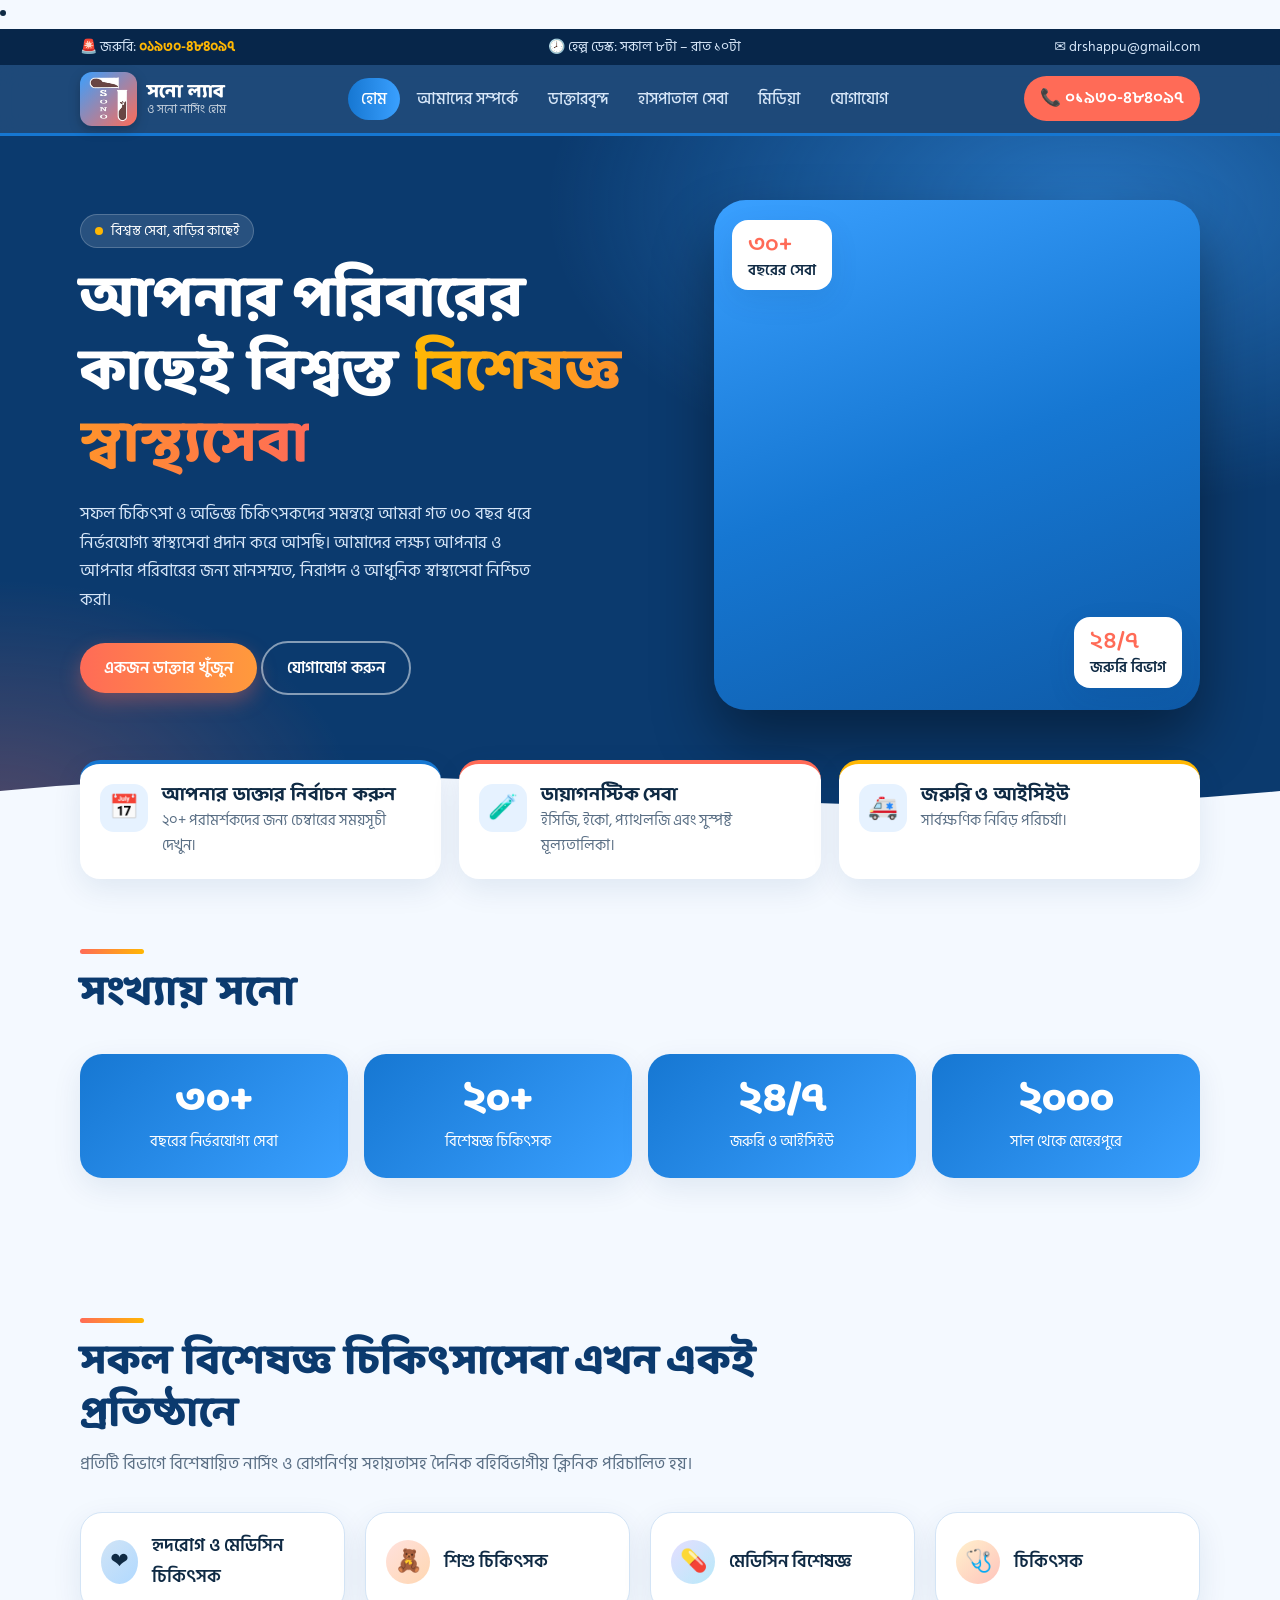
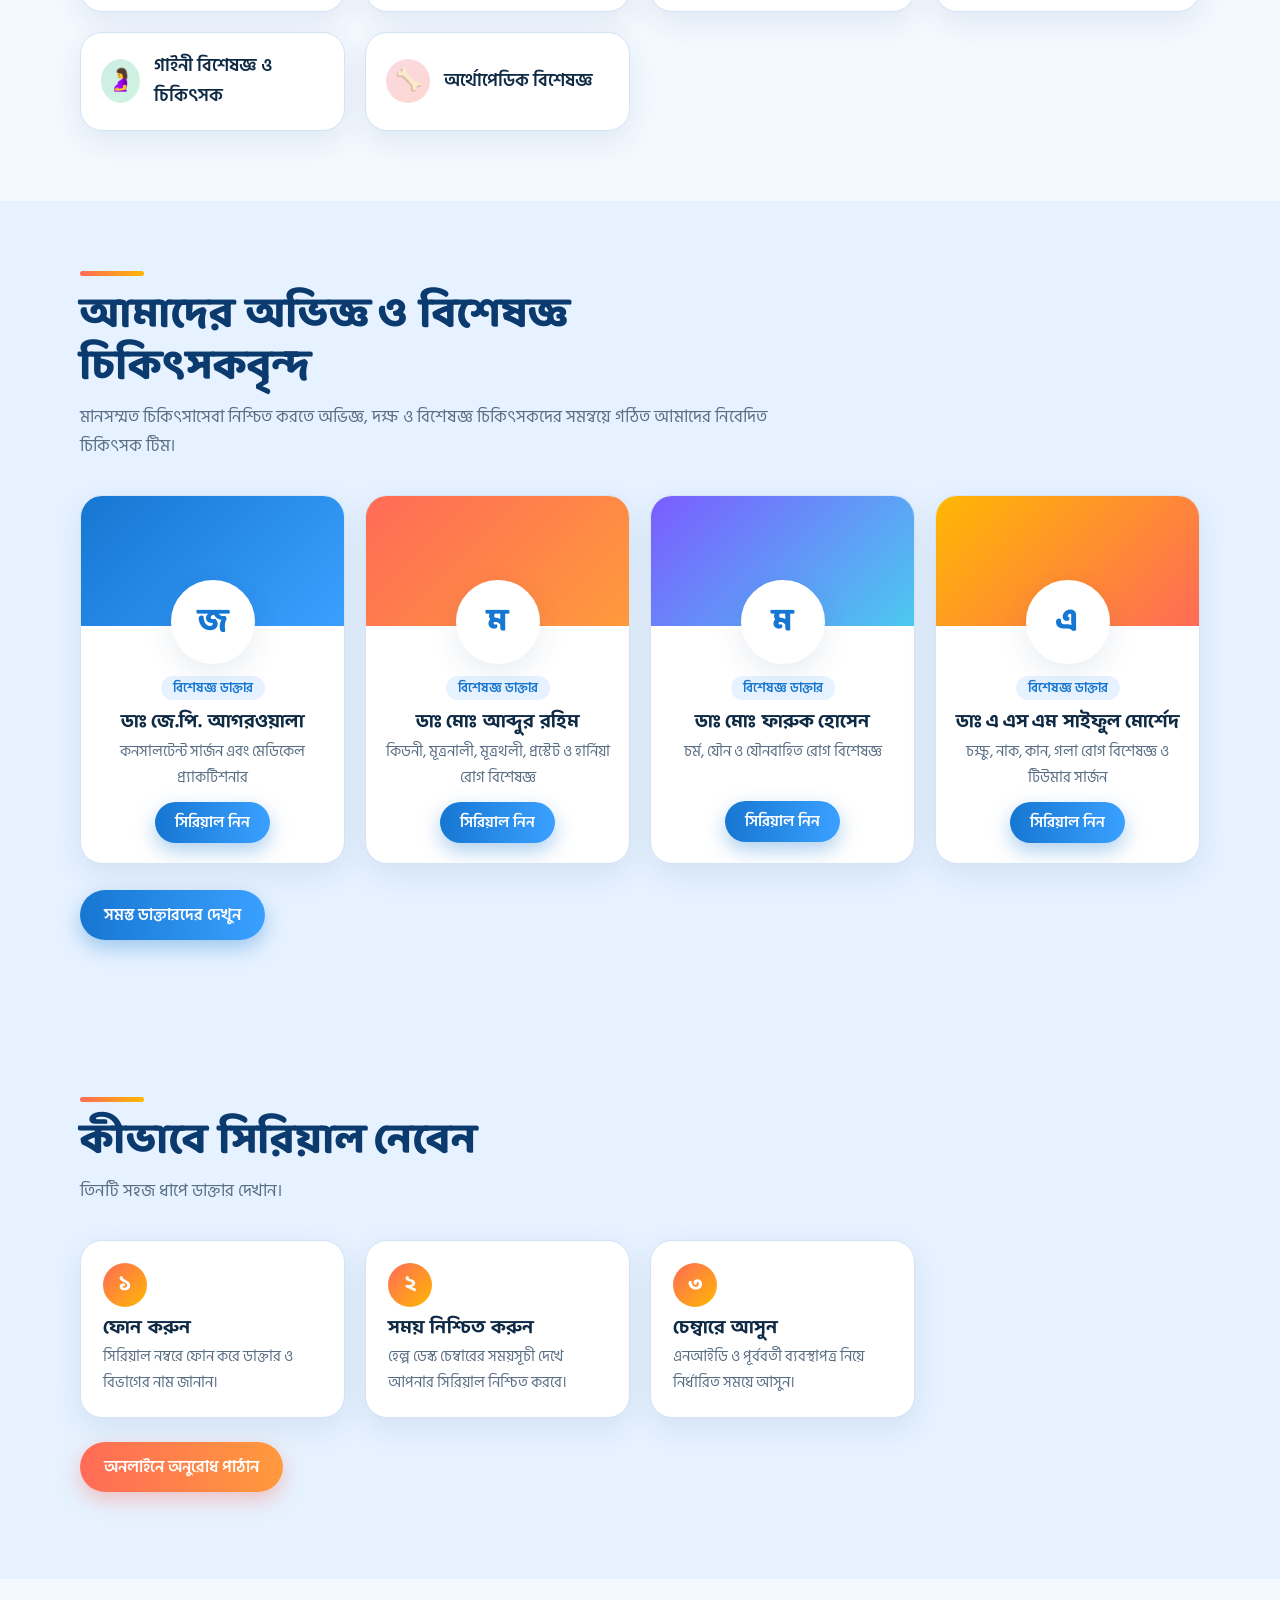
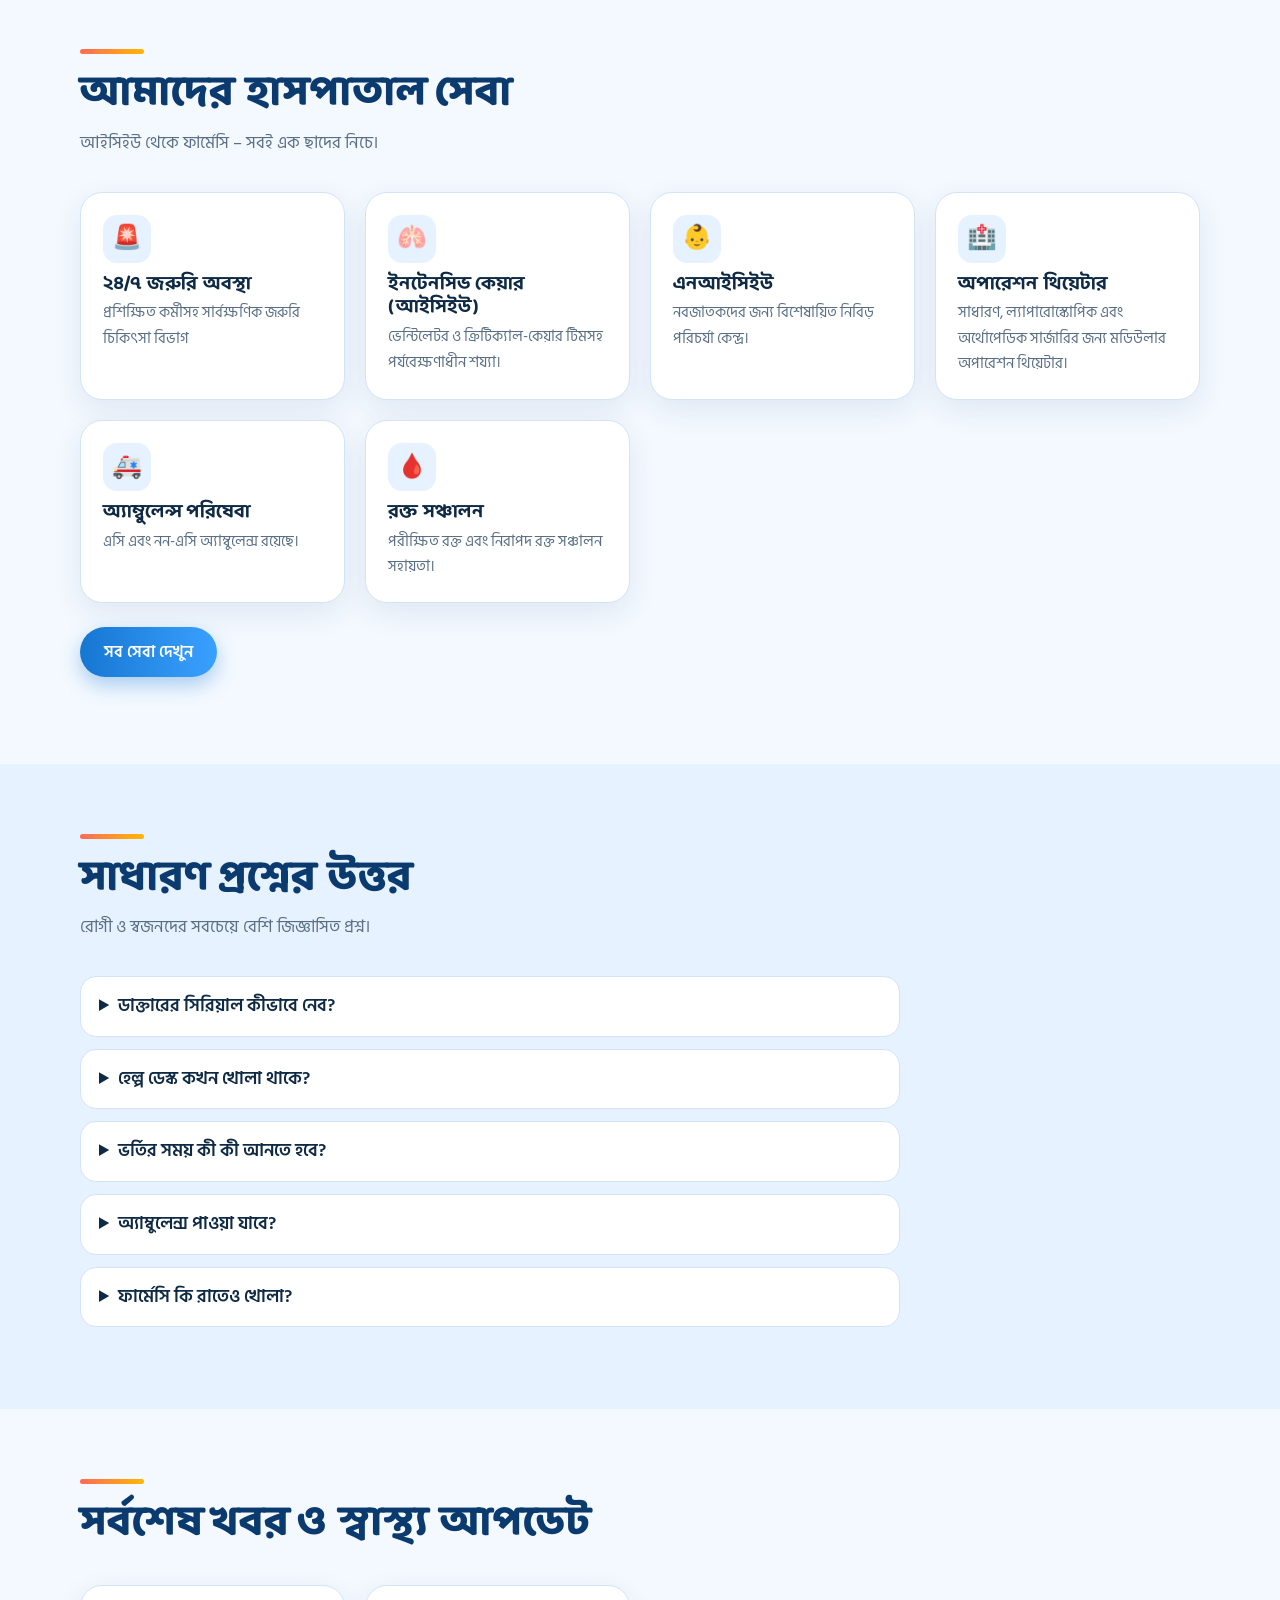
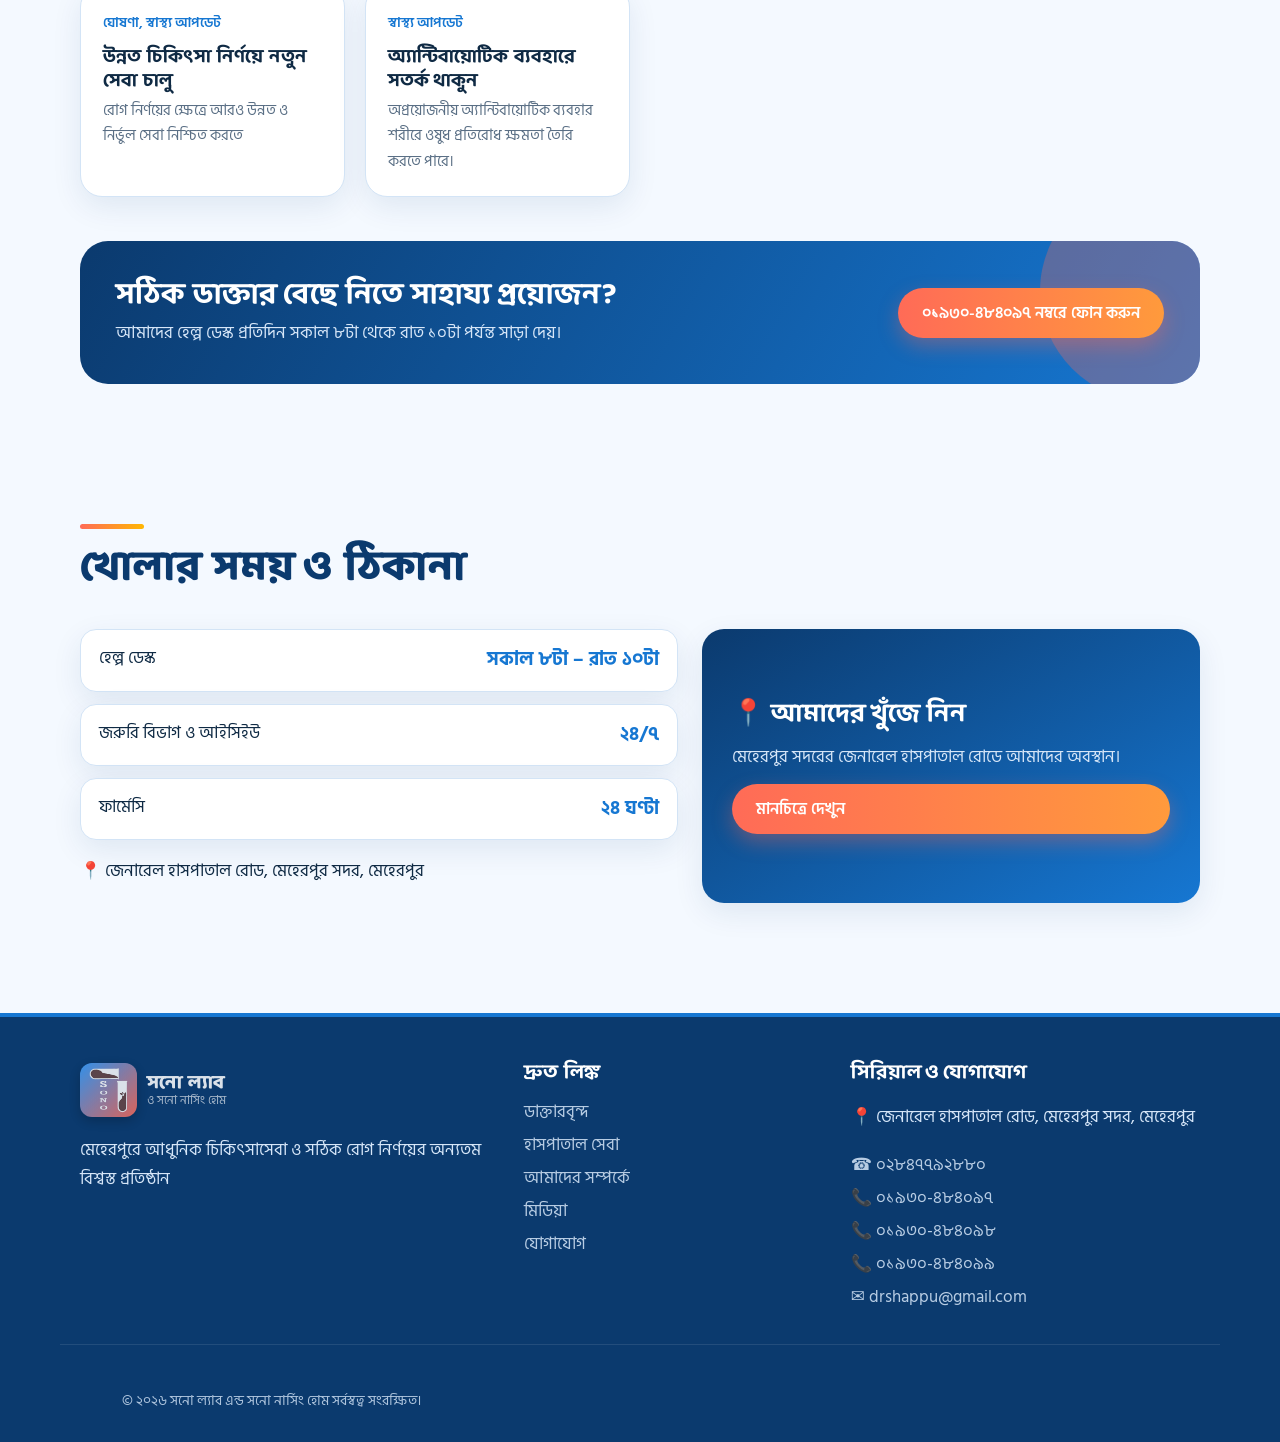
<file: index.html>
<!DOCTYPE html>
<html lang="bn">

<head>
    <meta charset="utf-8">
    <meta name="viewport" content="width=device-width, initial-scale=1, viewport-fit=cover">
    <title>হোম | সনো ল্যাব ও সনো নার্সিং হোম</title>
    <meta name="description" content="সনো ল্যাব ও সনো নার্সিং হোম, মেহেরপুর – আধুনিক চিকিৎসাসেবা ও সঠিক রোগ নির্ণয়।">
    <link rel="icon" href="images/logo.png">
    <link rel="preconnect" href="https://fonts.googleapis.com">
    <link rel="preconnect" href="https://fonts.gstatic.com" crossorigin="crossorigin">
    <link href="https://fonts.googleapis.com/css2?family=Baloo+Da+2:wght@600;800&family=Hind+Siliguri:wght@400;500;600&display=swap" rel="stylesheet">
    <link rel="stylesheet" href="css/style.css">
    <link rel="stylesheet" href="css/home.css">
    <link rel="stylesheet" href="css/doctors.css">
    <link rel="stylesheet" href="css/services.css">
    <link rel="stylesheet" href="css/media.css">
    <link rel="stylesheet" href="css/contact.css">
    <link rel="stylesheet" href="css/about.css">
    <li
</head>

<body>
    <div class="top">
        <div class="w">
            <span>🚨 জরুরি:
                <b>০১৯৩০-৪৮৪০৯৭</b>
            </span><span>🕗 হেল্প ডেস্ক: সকাল ৮টা – রাত ১০টা</span><span>✉️ drshappu@gmail.com</span>
        </div>
    </div>
    <header>
        <div class="w nav">
            <a class="logo" href="index.html">
                <i class="lg"><img src="images/logo.png" alt="সনো ল্যাব লোগো"></i>
                <span>সনো ল্যাব<small>ও সনো নার্সিং হোম</small></span></a>
            <nav>
                <a href="index.html" class="on" aria-current="page">হোম</a>
                <a href="about.html">আমাদের সম্পর্কে</a>
                <a href="doctors.html">ডাক্তারবৃন্দ</a>
                <a href="services.html">হাসপাতাল সেবা</a>
                <a href="media.html">মিডিয়া</a>
                <a href="contact.html">যোগাযোগ</a>
            </nav>
            <a class="call" href="tel:01930484097">📞 ০১৯৩০-৪৮৪০৯৭</a>
        </div>
    </header>
    <main>

        <div class="hero">
            <div class="w">
                <div>
                    <span class="pill">
                        <b></b>বিশ্বস্ত সেবা, বাড়ির কাছেই</span>
                    <h1>আপনার পরিবারের কাছেই বিশ্বস্ত
                        <span>বিশেষজ্ঞ স্বাস্থ্যসেবা</span>
                    </h1>
                    <p>সফল চিকিৎসা ও অভিজ্ঞ চিকিৎসকদের সমন্বয়ে আমরা গত ৩০ বছর ধরে নির্ভরযোগ্য
                        স্বাস্থ্যসেবা প্রদান করে আসছি। আমাদের লক্ষ্য আপনার ও আপনার পরিবারের জন্য
                        মানসম্মত, নিরাপদ ও আধুনিক স্বাস্থ্যসেবা নিশ্চিত করা।</p>
                    <a class="btn c" href="doctors.html">একজন ডাক্তার খুঁজুন</a>
                    <a class="btn o" href="contact.html">যোগাযোগ করুন</a>
                </div>
                <div class="visual">
                    <svg class="ecg" viewbox="0 0 400 120">
                        <path d="M0 60h110l15-40 20 90 18-70 12 20h225"></path>
                    </svg>
                    <div class="tag" style="left:18px;top:20px">
                        <em>৩০+</em>বছরের সেবা
                    </div>
                    <div class="tag" style="right:18px;bottom:22px">
                        <em>২৪/৭</em>জরুরি বিভাগ
                    </div>
                </div>
            </div>
            <svg class="wave" viewbox="0 0 1440 60" preserveaspectratio="none">
                <path d="M0 60V30Q360 0 720 30T1440 30v30z"></path>
            </svg>
        </div>
        <div class="w">
            <div class="quick">
                <div class="q" style="--c:var(--teal)">
                    <span class="ic">📅</span>
                    <div>
                        <h3>আপনার ডাক্তার নির্বাচন করুন</h3>
                        <p>২০+ পরামর্শকদের জন্য চেম্বারের সময়সূচী দেখুন।</p>
                    </div>
                </div>
                <div class="q" style="--c:var(--coral)">
                    <span class="ic">🧪</span>
                    <div>
                        <h3>ডায়াগনস্টিক সেবা</h3>
                        <p>ইসিজি, ইকো, প্যাথলজি এবং সুস্পষ্ট মূল্যতালিকা।</p>
                    </div>
                </div>
                <div class="q" style="--c:var(--gold)">
                    <span class="ic">🚑</span>
                    <div>
                        <h3>জরুরি ও আইসিইউ</h3>
                        <p>সার্বক্ষণিক নিবিড় পরিচর্যা।</p>
                    </div>
                </div>
            </div>
        </div>
        <section class="s ">
            <div class="w">
                <div class="hd">
                    <span class="bar"></span>
                    <h2>সংখ্যায় সনো</h2>
                </div>
                <div class="stats">
                    <div>
                        <b>৩০+</b>
                        <span>বছরের নির্ভরযোগ্য সেবা</span>
                    </div>
                    <div>
                        <b>২০+</b>
                        <span>বিশেষজ্ঞ চিকিৎসক</span>
                    </div>
                    <div>
                        <b>২৪/৭</b>
                        <span>জরুরি ও আইসিইউ</span>
                    </div>
                    <div>
                        <b>২০০০</b>
                        <span>সাল থেকে মেহেরপুরে</span>
                    </div>
                </div>
            </div>
        </section>
        <section class="s">
            <div class="w">
                <div class="hd">
                    <span class="bar"></span>
                    <h2>সকল বিশেষজ্ঞ চিকিৎসাসেবা এখন একই প্রতিষ্ঠানে</h2>
                    <p>প্রতিটি বিভাগে বিশেষায়িত নার্সিং ও রোগনির্ণয় সহায়তাসহ দৈনিক বহির্বিভাগীয়
                        ক্লিনিক পরিচালিত হয়।</p>
                </div>
                <div class="grid" id="depts">
                    <div class="card dept" style="--c1:#1677d233;--c2:#3aa0ff55">
                        <i style="--c1:#1677d233;--c2:#3aa0ff66">❤️</i>হৃদরোগ ও মেডিসিন চিকিৎসক
                    </div>
                    <div class="card dept" style="--c1:#ff6b5733;--c2:#ff9a3c55">
                        <i style="--c1:#ff6b5733;--c2:#ff9a3c66">🧸</i>শিশু চিকিৎসক
                    </div>
                    <div class="card dept" style="--c1:#7b5cff33;--c2:#4cc9f055">
                        <i style="--c1:#7b5cff33;--c2:#4cc9f066">💊</i>মেডিসিন বিশেষজ্ঞ
                    </div>
                    <div class="card dept" style="--c1:#ffb70333;--c2:#ff6b5755">
                        <i style="--c1:#ffb70333;--c2:#ff6b5766">🩺</i>চিকিৎসক
                    </div>
                    <div class="card dept" style="--c1:#06a77d33;--c2:#8be3b055">
                        <i style="--c1:#06a77d33;--c2:#8be3b066">🤰</i>গাইনী বিশেষজ্ঞ ও চিকিৎসক
                    </div>
                    <div class="card dept" style="--c1:#e5446d33;--c2:#ff9a8b55">
                        <i style="--c1:#e5446d33;--c2:#ff9a8b66">🦴</i>অর্থোপেডিক বিশেষজ্ঞ
                    </div>
                </div>
            </div>
        </section>
        <section class="s alt">
            <div class="w">
                <div class="hd">
                    <span class="bar"></span>
                    <h2>আমাদের অভিজ্ঞ ও বিশেষজ্ঞ চিকিৎসকবৃন্দ</h2>
                    <p>মানসম্মত চিকিৎসাসেবা নিশ্চিত করতে অভিজ্ঞ, দক্ষ ও বিশেষজ্ঞ চিকিৎসকদের সমন্বয়ে
                        গঠিত আমাদের নিবেদিত চিকিৎসক টিম।</p>
                </div>
                <div class="grid" id="homedocs">
                    <div class="card doc">
                        <div class="av" style="--c1:#1677d2;--c2:#3aa0ff">
                            <b>জ</b>
                        </div>
                        <span class="k">বিশেষজ্ঞ ডাক্তার</span>
                        <h3>ডাঃ জে.পি. আগরওয়ালা</h3>
                        <p>কনসালটেন্ট সার্জন এবং মেডিকেল প্র্যাকটিশনার</p>
                        <a class="btn" href="contact.html">সিরিয়াল নিন</a>
                    </div>
                    <div class="card doc">
                        <div class="av" style="--c1:#ff6b57;--c2:#ff9a3c">
                            <b>ম</b>
                        </div>
                        <span class="k">বিশেষজ্ঞ ডাক্তার</span>
                        <h3>ডাঃ মোঃ আব্দুর রহিম</h3>
                        <p>কিডনী, মূত্রনালী, মূত্রথলী, প্রস্টেট ও হার্নিয়া রোগ বিশেষজ্ঞ</p>
                        <a class="btn" href="contact.html">সিরিয়াল নিন</a>
                    </div>
                    <div class="card doc">
                        <div class="av" style="--c1:#7b5cff;--c2:#4cc9f0">
                            <b>ম</b>
                        </div>
                        <span class="k">বিশেষজ্ঞ ডাক্তার</span>
                        <h3>ডাঃ মোঃ ফারুক হোসেন</h3>
                        <p>চর্ম, যৌন ও যৌনবাহিত রোগ বিশেষজ্ঞ</p>
                        <a class="btn" href="contact.html">সিরিয়াল নিন</a>
                    </div>
                    <div class="card doc">
                        <div class="av" style="--c1:#ffb703;--c2:#ff6b57">
                            <b>এ</b>
                        </div>
                        <span class="k">বিশেষজ্ঞ ডাক্তার</span>
                        <h3>ডাঃ এ এস এম সাইফুল মোর্শেদ</h3>
                        <p>চক্ষু, নাক, কান, গলা রোগ বিশেষজ্ঞ ও টিউমার সার্জন</p>
                        <a class="btn" href="contact.html">সিরিয়াল নিন</a>
                    </div>
                </div>
                <p style="margin-top:26px">
                    <a class="btn" href="doctors.html">সমস্ত ডাক্তারদের দেখুন</a>
                </p>
            </div>
        </section>
        <section class="s alt">
            <div class="w">
                <div class="hd">
                    <span class="bar"></span>
                    <h2>কীভাবে সিরিয়াল নেবেন</h2>
                    <p>তিনটি সহজ ধাপে ডাক্তার দেখান।</p>
                </div>
                <div class="grid">
                    <div class="card">
                        <div class="n">১</div>
                        <h3>ফোন করুন</h3>
                        <p>সিরিয়াল নম্বরে ফোন করে ডাক্তার ও বিভাগের নাম জানান।</p>
                    </div>
                    <div class="card">
                        <div class="n">২</div>
                        <h3>সময় নিশ্চিত করুন</h3>
                        <p>হেল্প ডেস্ক চেম্বারের সময়সূচী দেখে আপনার সিরিয়াল নিশ্চিত করবে।</p>
                    </div>
                    <div class="card">
                        <div class="n">৩</div>
                        <h3>চেম্বারে আসুন</h3>
                        <p>এনআইডি ও পূর্ববর্তী ব্যবস্থাপত্র নিয়ে নির্ধারিত সময়ে আসুন।</p>
                    </div>
                </div>
                <p style="margin-top:24px">
                    <a class="btn c" href="contact.html">অনলাইনে অনুরোধ পাঠান</a>
                </p>
            </div>
        </section>
        <section class="s ">
            <div class="w">
                <div class="hd">
                    <span class="bar"></span>
                    <h2>আমাদের হাসপাতাল সেবা</h2>
                    <p>আইসিইউ থেকে ফার্মেসি – সবই এক ছাদের নিচে।</p>
                </div>
                <div class="grid">
                    <div class="card">
                        <span class="ic">🚨</span>
                        <h3>২৪/৭ জরুরি অবস্থা</h3>
                        <p>প্রশিক্ষিত কর্মীসহ সার্বক্ষণিক জরুরি চিকিৎসা বিভাগ</p>
                    </div>
                    <div class="card">
                        <span class="ic">🫁</span>
                        <h3>ইনটেনসিভ কেয়ার (আইসিইউ)</h3>
                        <p>ভেন্টিলেটর ও ক্রিটিক্যাল-কেয়ার টিমসহ পর্যবেক্ষণাধীন শয্যা।</p>
                    </div>
                    <div class="card">
                        <span class="ic">👶</span>
                        <h3>এনআইসিইউ</h3>
                        <p>নবজাতকদের জন্য বিশেষায়িত নিবিড় পরিচর্যা কেন্দ্র।</p>
                    </div>
                    <div class="card">
                        <span class="ic">🏥</span>
                        <h3>অপারেশন থিয়েটার</h3>
                        <p>সাধারণ, ল্যাপারোস্কোপিক এবং অর্থোপেডিক সার্জারির জন্য মডিউলার অপারেশন থিয়েটার।</p>
                    </div>
                    <div class="card">
                        <span class="ic">🚑</span>
                        <h3>অ্যাম্বুলেন্স পরিষেবা</h3>
                        <p>এসি এবং নন-এসি অ্যাম্বুলেন্স রয়েছে।</p>
                    </div>
                    <div class="card">
                        <span class="ic">🩸</span>
                        <h3>রক্ত সঞ্চালন</h3>
                        <p>পরীক্ষিত রক্ত এবং নিরাপদ রক্ত সঞ্চালন সহায়তা।</p>
                    </div>
                </div>
                <p style="margin-top:24px">
                    <a class="btn" href="services.html">সব সেবা দেখুন</a>
                </p>
            </div>
        </section>
        <section class="s alt">
            <div class="w">
                <div class="hd">
                    <span class="bar"></span>
                    <h2>সাধারণ প্রশ্নের উত্তর</h2>
                    <p>রোগী ও স্বজনদের সবচেয়ে বেশি জিজ্ঞাসিত প্রশ্ন।</p>
                </div>
                <details>
                    <summary>ডাক্তারের সিরিয়াল কীভাবে নেব?</summary>
                    <p>সিরিয়াল নম্বরে (০১৯৩০-৪৮৪০৯৭, ০১৯৩০-৪৮৪০৯৮, ০১৯৩০-৪৮৪০৯৯) ফোন করুন বা
                        যোগাযোগ পাতার ফর্ম পূরণ করুন।</p>
                </details>
                <details>
                    <summary>হেল্প ডেস্ক কখন খোলা থাকে?</summary>
                    <p>প্রতিদিন সকাল ৮টা থেকে রাত ১০টা পর্যন্ত। জরুরি বিভাগ ২৪/৭ খোলা।</p>
                </details>
                <details>
                    <summary>ভর্তির সময় কী কী আনতে হবে?</summary>
                    <p>এনআইডি বা জন্ম সনদ এবং পূর্ববর্তী ব্যবস্থাপত্র। জরুরি রোগীকে আগে স্থিতিশীল
                        করা হয়।</p>
                </details>
                <details>
                    <summary>অ্যাম্বুলেন্স পাওয়া যাবে?</summary>
                    <p>হ্যাঁ, এসি ও নন-এসি অ্যাম্বুলেন্স রয়েছে। ০১৯৩০-৪৮৪০৯৭ নম্বরে ফোন করুন।</p>
                </details>
                <details>
                    <summary>ফার্মেসি কি রাতেও খোলা?</summary>
                    <p>হ্যাঁ, নিজস্ব ফার্মেসি ২৪ ঘণ্টা খোলা থাকে।</p>
                </details>
            </div>
        </section>
        <section class="s">
            <div class="w">
                <div class="hd">
                    <span class="bar"></span>
                    <h2>সর্বশেষ খবর ও স্বাস্থ্য আপডেট</h2>
                </div>
                <div class="grid" id="news">
                    <div class="card">
                        <span style="color:var(--teal);font-size:14px;font-weight:600">ঘোষণা, স্বাস্থ্য আপডেট</span>
                        <h3>উন্নত চিকিৎসা নির্ণয়ে নতুন সেবা চালু</h3>
                        <p>রোগ নির্ণয়ের ক্ষেত্রে আরও উন্নত ও নির্ভুল সেবা নিশ্চিত করতে</p>
                    </div>
                    <div class="card">
                        <span style="color:var(--teal);font-size:14px;font-weight:600">স্বাস্থ্য আপডেট</span>
                        <h3>অ্যান্টিবায়োটিক ব্যবহারে সতর্ক থাকুন</h3>
                        <p>অপ্রয়োজনীয় অ্যান্টিবায়োটিক ব্যবহার শরীরে ওষুধ প্রতিরোধ ক্ষমতা তৈরি করতে পারে।</p>
                    </div>
                </div>
                <div class="cta" style="margin-top:44px">
                    <div>
                        <h2>সঠিক ডাক্তার বেছে নিতে সাহায্য প্রয়োজন?</h2>
                        <p>আমাদের হেল্প ডেস্ক প্রতিদিন সকাল ৮টা থেকে রাত ১০টা পর্যন্ত সাড়া দেয়।</p>
                    </div>
                    <a class="btn c" href="tel:01930484097">০১৯৩০-৪৮৪০৯৭ নম্বরে ফোন করুন</a>
                </div>
            </div>
        </section>
        <section class="s ">
            <div class="w">
                <div class="hd">
                    <span class="bar"></span>
                    <h2>খোলার সময় ও ঠিকানা</h2>
                </div>
                <div class="lc">
                    <div>
                        <div class="row">
                            <span>হেল্প ডেস্ক</span>
                            <b>সকাল ৮টা – রাত ১০টা</b>
                        </div>
                        <div class="row">
                            <span>জরুরি বিভাগ ও আইসিইউ</span>
                            <b>২৪/৭</b>
                        </div>
                        <div class="row">
                            <span>ফার্মেসি</span>
                            <b>২৪ ঘণ্টা</b>
                        </div>
                        <p>📍 জেনারেল হাসপাতাল রোড, মেহেরপুর সদর, মেহেরপুর</p>
                    </div>
                    <div class="map">
                        <h3>📍 আমাদের খুঁজে নিন</h3>
                        <p style="margin:0;color:#d6e6f8">মেহেরপুর সদরের জেনারেল হাসপাতাল রোডে আমাদের অবস্থান।</p>
                        <a class="btn c" target="_blank" rel="noopener"
                            href="https://www.google.com/maps/search/?api=1&amp;query=General+Hospital+Road+Meherpur+Sadar">মানচিত্রে
                            দেখুন</a>
                    </div>
                </div>
            </div>
        </section>

    </main>
    <footer>
        <div class="w">
            <div>
                <a class="logo" href="index.html" style="margin-bottom:10px">
                    <i class="lg"><img src="images/logo.png" alt="সনো ল্যাব লোগো"></i>
                    <span>সনো ল্যাব<small>ও সনো নার্সিং হোম</small></span></a>
                <p>মেহেরপুরে আধুনিক চিকিৎসাসেবা ও সঠিক রোগ নির্ণয়ের অন্যতম বিশ্বস্ত প্রতিষ্ঠান</p>
            </div>
            <div>
                <h3>দ্রুত লিঙ্ক</h3>
                <a href="doctors.html">ডাক্তারবৃন্দ</a>
                <a href="services.html">হাসপাতাল সেবা</a>
                <a href="about.html">আমাদের সম্পর্কে</a>
                <a href="media.html">মিডিয়া</a>
                <a href="contact.html">যোগাযোগ</a>
            </div>
            <div>
                <h3>সিরিয়াল ও যোগাযোগ</h3>
                <p>📍 জেনারেল হাসপাতাল রোড, মেহেরপুর সদর, মেহেরপুর</p>
                <a href="tel:02847792880">☎️ ০২৮৪৭৭৯২৮৮০</a>
                <a href="tel:01930484097">📞 ০১৯৩০-৪৮৪০৯৭</a>
                <a href="tel:01930484098">📞 ০১৯৩০-৪৮৪০৯৮</a>
                <a href="tel:01930484099">📞 ০১৯৩০-৪৮৪০৯৯</a>
                <a href="mailto:drshappu@gmail.com">✉️ drshappu@gmail.com</a>
            </div>
        </div>
        <div class="w cp">© ২০২৬ সনো ল্যাব এন্ড সনো নার্সিং হোম সর্বস্বত্ব সংরক্ষিত।</div>
    </footer>
    <script src="js/script.js"></script>
</body>

</html>
</file>
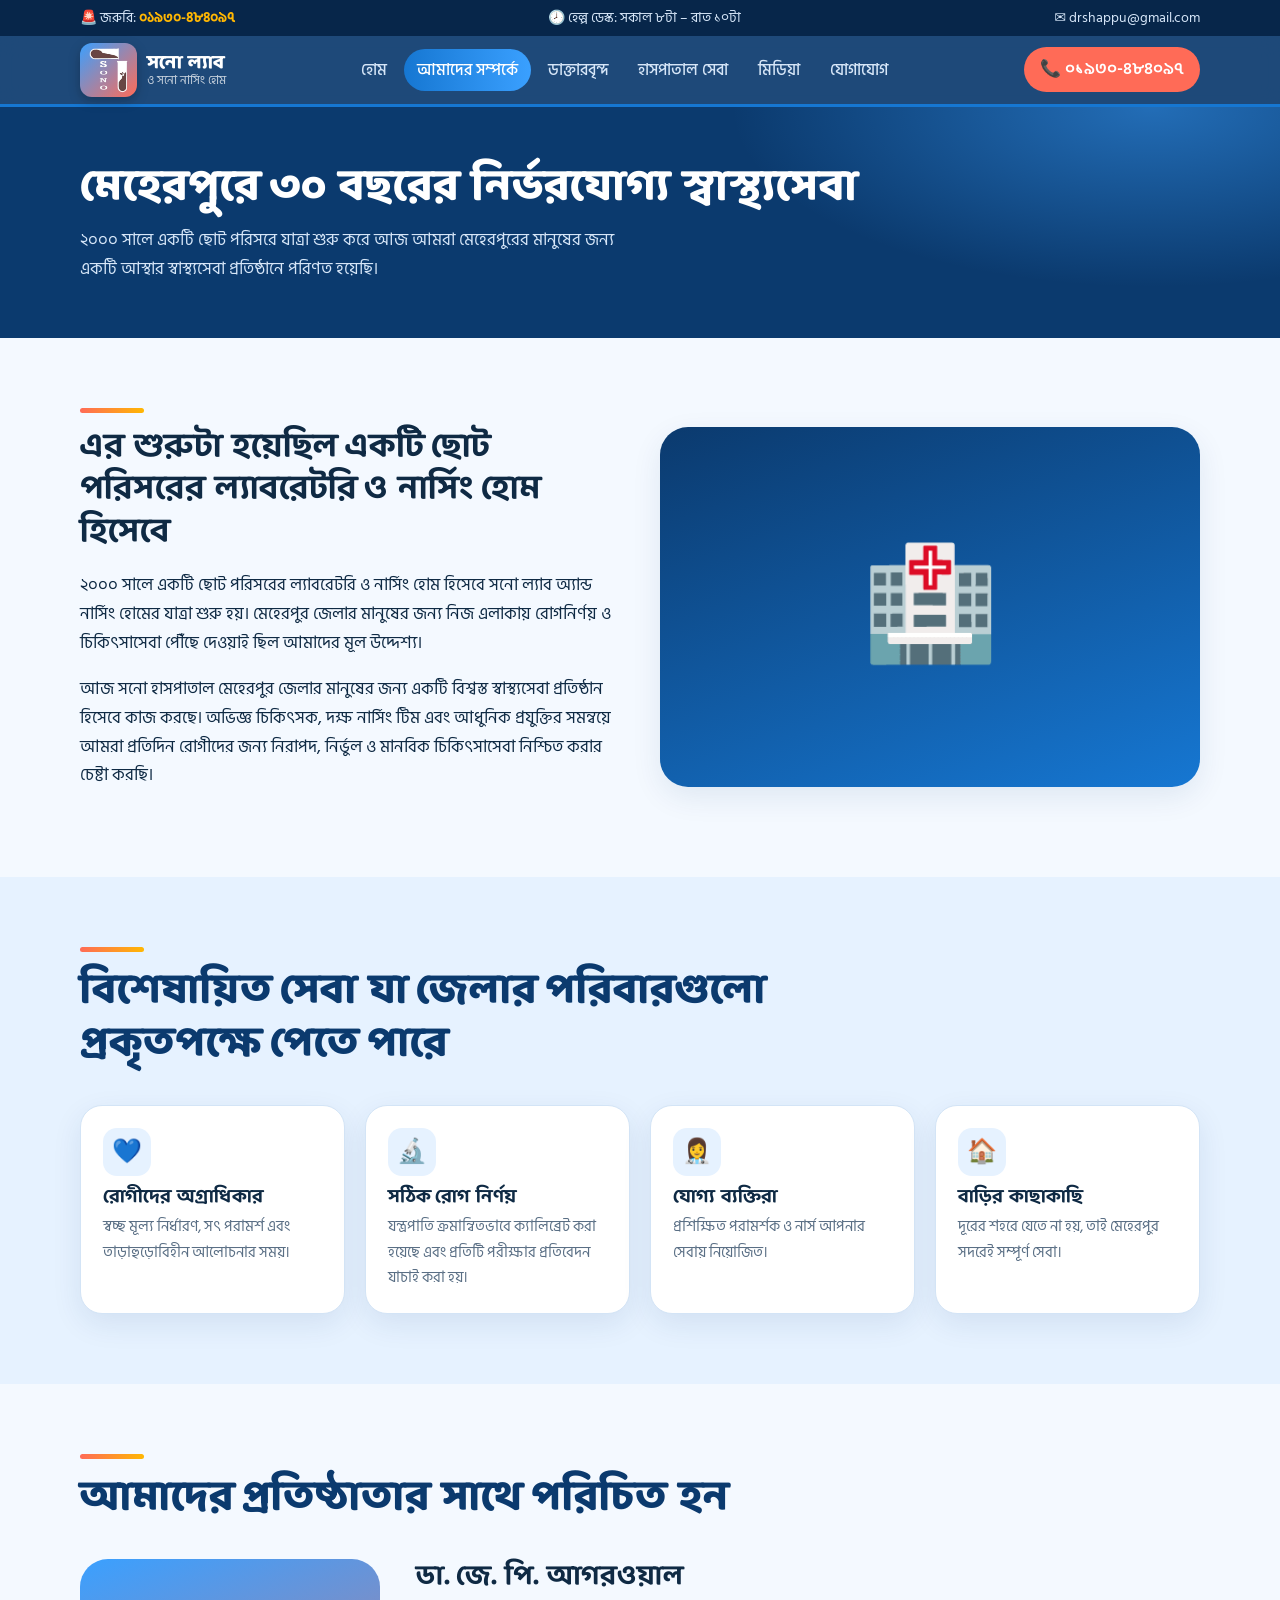
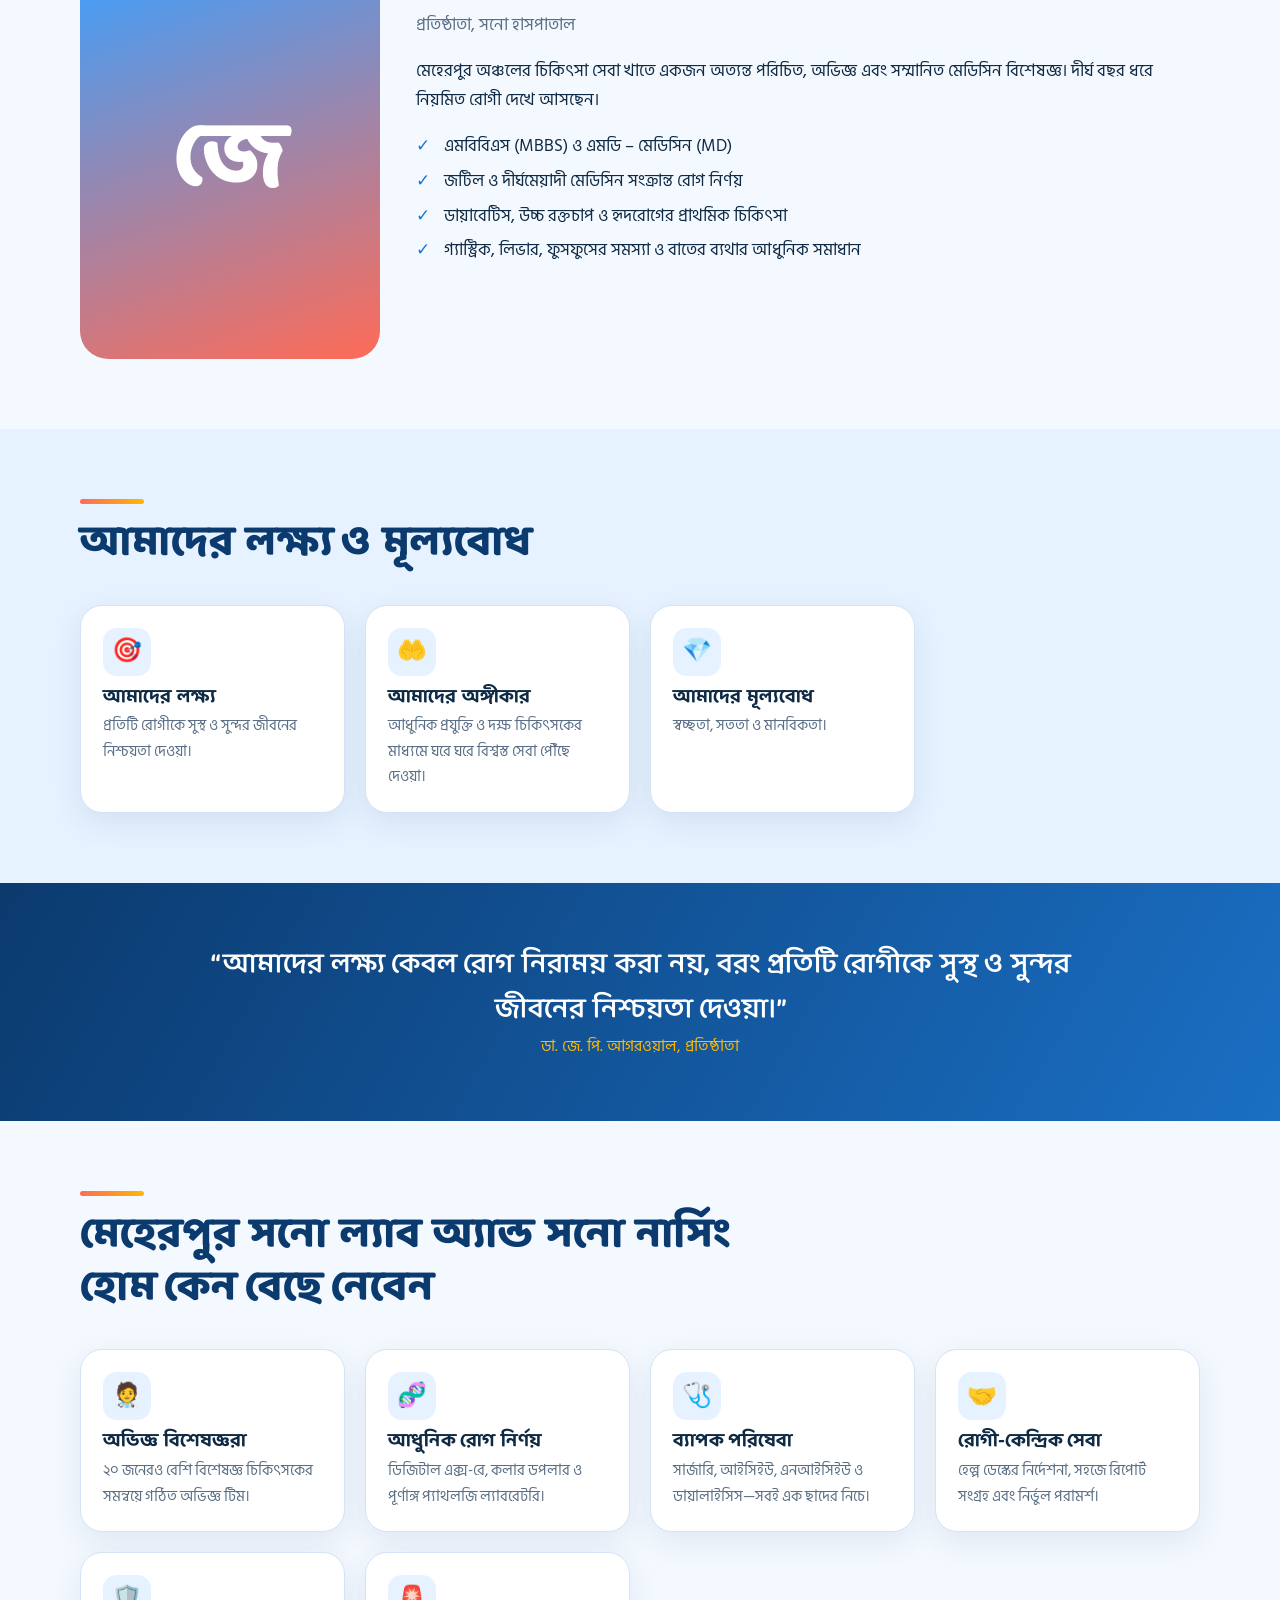
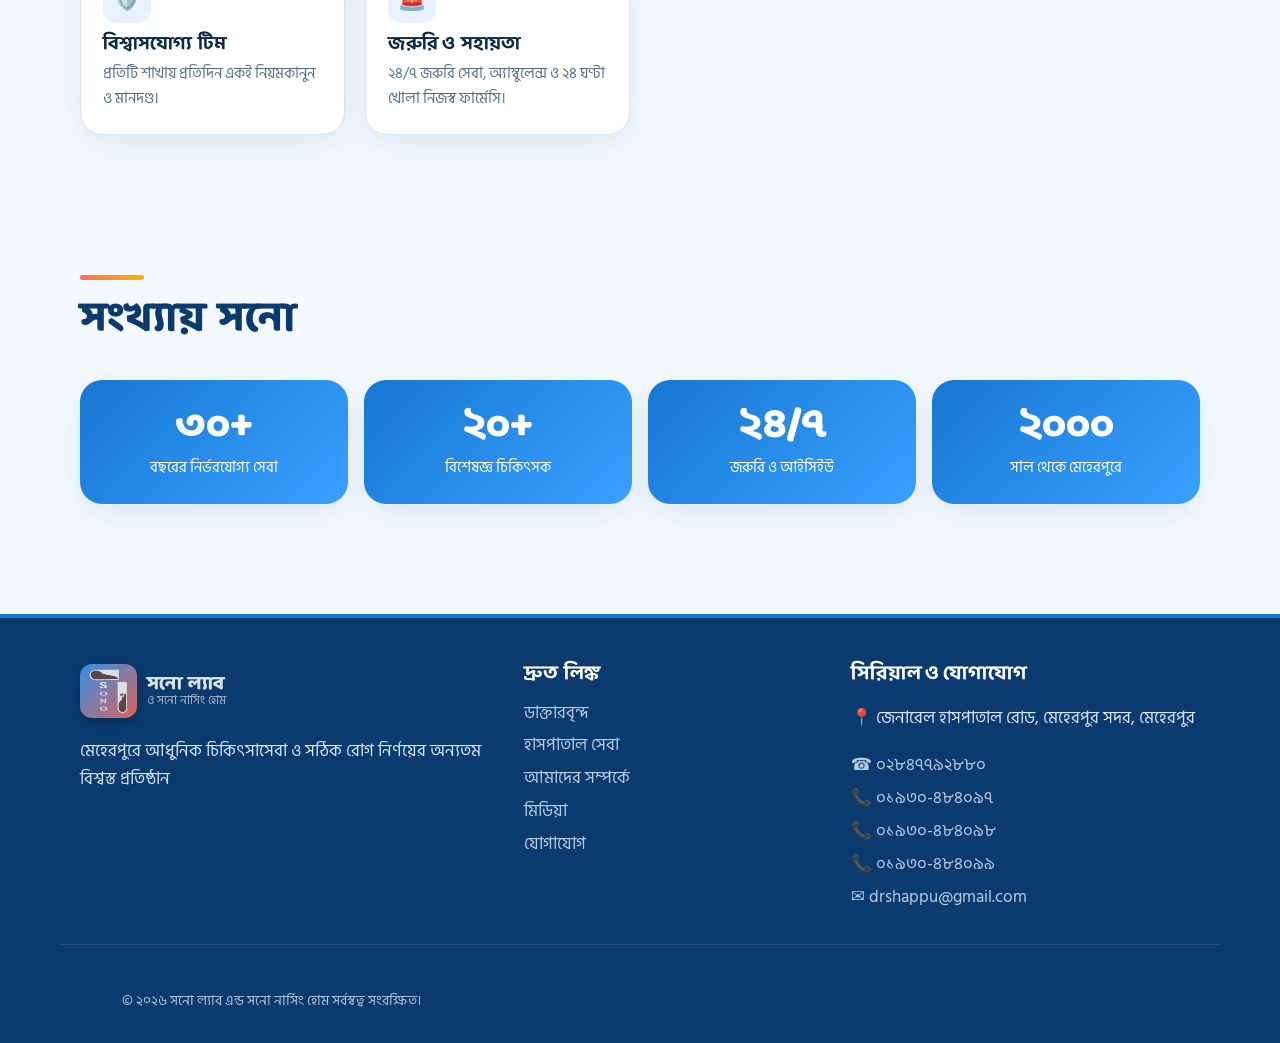
<file: about.html>
<!DOCTYPE html>
<html lang="bn">
    <head>
        <meta charset="utf-8">
        <meta
            name="viewport"
            content="width=device-width, initial-scale=1, viewport-fit=cover">
        <title>আমাদের সম্পর্কে | সনো ল্যাব ও সনো নার্সিং হোম</title>
        <meta
            name="description"
            content="সনো ল্যাব ও সনো নার্সিং হোম, মেহেরপুর – আধুনিক চিকিৎসাসেবা ও সঠিক রোগ নির্ণয়।">
        <link rel="icon" href="images/logo.png">
        <link rel="preconnect" href="https://fonts.googleapis.com">
        <link
            rel="preconnect"
            href="https://fonts.gstatic.com"
            crossorigin="crossorigin">
        <link
            href="https://fonts.googleapis.com/css2?family=Baloo+Da+2:wght@600;800&family=Hind+Siliguri:wght@400;500;600&display=swap"
            rel="stylesheet">
        <link rel="stylesheet" href="css/style.css">
        <link rel="stylesheet" href="css/about.css">
    </head>
    <body>
        <div class="top">
            <div class="w">
                <span>🚨 জরুরি:
                    <b>০১৯৩০-৪৮৪০৯৭</b>
                </span><span>🕗 হেল্প ডেস্ক: সকাল ৮টা – রাত ১০টা</span><span>✉️ drshappu@gmail.com</span></div>
        </div>
        <header>
            <div class="w nav">
                <a class="logo" href="index.html">
                    <i class="lg"><img src="images/logo.png" alt="সনো ল্যাব লোগো"></i>
                    <span>সনো ল্যাব<small>ও সনো নার্সিং হোম</small></span></a>
                <nav>
                    <a href="index.html">হোম</a>
                    <a href="about.html" class="on" aria-current="page">আমাদের সম্পর্কে</a>
                    <a href="doctors.html">ডাক্তারবৃন্দ</a>
                    <a href="services.html">হাসপাতাল সেবা</a>
                    <a href="media.html">মিডিয়া</a>
                    <a href="contact.html">যোগাযোগ</a>
                </nav>
                <a class="call" href="tel:01930484097">📞 ০১৯৩০-৪৮৪০৯৭</a>
            </div>
        </header>
        <main>

            <div class="ph">
                <div class="w">
                    <h1>মেহেরপুরে ৩০ বছরের নির্ভরযোগ্য স্বাস্থ্যসেবা</h1>
                    <p>২০০০ সালে একটি ছোট পরিসরে যাত্রা শুরু করে আজ আমরা মেহেরপুরের মানুষের জন্য
                        একটি আস্থার স্বাস্থ্যসেবা প্রতিষ্ঠানে পরিণত হয়েছি।</p>
                </div>
            </div>
            <section class="s">
                <div class="w two">
                    <div>
                        <span class="bar"></span>
                        <h2 style="font-size:34px;margin-bottom:12px">এর শুরুটা হয়েছিল একটি ছোট পরিসরের ল্যাবরেটরি ও নার্সিং হোম হিসেবে</h2>
                        <p>২০০০ সালে একটি ছোট পরিসরের ল্যাবরেটরি ও নার্সিং হোম হিসেবে সনো ল্যাব অ্যান্ড
                            নার্সিং হোমের যাত্রা শুরু হয়। মেহেরপুর জেলার মানুষের জন্য নিজ এলাকায়
                            রোগনির্ণয় ও চিকিৎসাসেবা পৌঁছে দেওয়াই ছিল আমাদের মূল উদ্দেশ্য।</p>
                        <p>আজ সনো হাসপাতাল মেহেরপুর জেলার মানুষের জন্য একটি বিশ্বস্ত স্বাস্থ্যসেবা
                            প্রতিষ্ঠান হিসেবে কাজ করছে। অভিজ্ঞ চিকিৎসক, দক্ষ নার্সিং টিম এবং আধুনিক
                            প্রযুক্তির সমন্বয়ে আমরা প্রতিদিন রোগীদের জন্য নিরাপদ, নির্ভুল ও মানবিক
                            চিকিৎসাসেবা নিশ্চিত করার চেষ্টা করছি।</p>
                    </div>
                    <div class="bld">🏥</div>
                </div>
            </section>
            <section class="s alt">
                <div class="w">
                    <div class="hd">
                        <span class="bar"></span>
                        <h2>বিশেষায়িত সেবা যা জেলার পরিবারগুলো প্রকৃতপক্ষে পেতে পারে</h2>
                    </div>
                    <div class="grid">
                        <div class="card">
                            <span class="ic">💙</span>
                            <h3>রোগীদের অগ্রাধিকার</h3>
                            <p>স্বচ্ছ মূল্য নির্ধারণ, সৎ পরামর্শ এবং তাড়াহুড়োবিহীন আলোচনার সময়।</p>
                        </div>
                        <div class="card">
                            <span class="ic">🔬</span>
                            <h3>সঠিক রোগ নির্ণয়</h3>
                            <p>যন্ত্রপাতি ক্রমান্বিতভাবে ক্যালিব্রেট করা হয়েছে এবং প্রতিটি পরীক্ষার
                                প্রতিবেদন যাচাই করা হয়।</p>
                        </div>
                        <div class="card">
                            <span class="ic">👩‍⚕️</span>
                            <h3>যোগ্য ব্যক্তিরা</h3>
                            <p>প্রশিক্ষিত পরামর্শক ও নার্স আপনার সেবায় নিয়োজিত।</p>
                        </div>
                        <div class="card">
                            <span class="ic">🏠</span>
                            <h3>বাড়ির কাছাকাছি</h3>
                            <p>দূরের শহরে যেতে না হয়, তাই মেহেরপুর সদরেই সম্পূর্ণ সেবা।</p>
                        </div>
                    </div>
                </div>
            </section>
            <section class="s">
                <div class="w">
                    <div class="hd">
                        <span class="bar"></span>
                        <h2>আমাদের প্রতিষ্ঠাতার সাথে পরিচিত হন</h2>
                    </div>
                    <div class="founder">
                        <div class="fp">জে</div>
                        <div>
                            <h3 style="font-size:28px">ডা. জে. পি. আগরওয়াল</h3>
                            <p style="color:var(--mu)">প্রতিষ্ঠাতা, সনো হাসপাতাল</p>
                            <p>মেহেরপুর অঞ্চলের চিকিৎসা সেবা খাতে একজন অত্যন্ত পরিচিত, অভিজ্ঞ এবং সম্মানিত
                                মেডিসিন বিশেষজ্ঞ। দীর্ঘ বছর ধরে নিয়মিত রোগী দেখে আসছেন।</p>
                            <ul class="ck">
                                <li>এমবিবিএস (MBBS) ও এমডি – মেডিসিন (MD)</li>
                                <li>জটিল ও দীর্ঘমেয়াদী মেডিসিন সংক্রান্ত রোগ নির্ণয়</li>
                                <li>ডায়াবেটিস, উচ্চ রক্তচাপ ও হৃদরোগের প্রাথমিক চিকিৎসা</li>
                                <li>গ্যাস্ট্রিক, লিভার, ফুসফুসের সমস্যা ও বাতের ব্যথার আধুনিক সমাধান</li>
                            </ul>
                        </div>
                    </div>
                </div>
            </section>
            <section class="s alt">
                <div class="w">
                    <div class="hd">
                        <span class="bar"></span>
                        <h2>আমাদের লক্ষ্য ও মূল্যবোধ</h2>
                    </div>
                    <div class="grid">
                        <div class="card">
                            <span class="ic">🎯</span>
                            <h3>আমাদের লক্ষ্য</h3>
                            <p>প্রতিটি রোগীকে সুস্থ ও সুন্দর জীবনের নিশ্চয়তা দেওয়া।</p>
                        </div>
                        <div class="card">
                            <span class="ic">🤲</span>
                            <h3>আমাদের অঙ্গীকার</h3>
                            <p>আধুনিক প্রযুক্তি ও দক্ষ চিকিৎসকের মাধ্যমে ঘরে ঘরে বিশ্বস্ত সেবা পৌঁছে দেওয়া।</p>
                        </div>
                        <div class="card">
                            <span class="ic">💎</span>
                            <h3>আমাদের মূল্যবোধ</h3>
                            <p>স্বচ্ছতা, সততা ও মানবিকতা।</p>
                        </div>
                    </div>
                </div>
            </section>
            <div class="quote">
                <div class="w">
                    <p>“আমাদের লক্ষ্য কেবল রোগ নিরাময় করা নয়, বরং প্রতিটি রোগীকে সুস্থ ও সুন্দর
                        জীবনের নিশ্চয়তা দেওয়া।”</p>
                    <small>ডা. জে. পি. আগরওয়াল, প্রতিষ্ঠাতা</small>
                </div>
            </div>
            <section class="s">
                <div class="w">
                    <div class="hd">
                        <span class="bar"></span>
                        <h2>মেহেরপুর সনো ল্যাব অ্যান্ড সনো নার্সিং হোম কেন বেছে নেবেন</h2>
                    </div>
                    <div class="grid">
                        <div class="card">
                            <span class="ic">🧑‍⚕️</span>
                            <h3>অভিজ্ঞ বিশেষজ্ঞরা</h3>
                            <p>২০ জনেরও বেশি বিশেষজ্ঞ চিকিৎসকের সমন্বয়ে গঠিত অভিজ্ঞ টিম।</p>
                        </div>
                        <div class="card">
                            <span class="ic">🧬</span>
                            <h3>আধুনিক রোগ নির্ণয়</h3>
                            <p>ডিজিটাল এক্স-রে, কলার ডপলার ও পূর্ণাঙ্গ প্যাথলজি ল্যাবরেটরি।</p>
                        </div>
                        <div class="card">
                            <span class="ic">🩺</span>
                            <h3>ব্যাপক পরিষেবা</h3>
                            <p>সার্জারি, আইসিইউ, এনআইসিইউ ও ডায়ালাইসিস—সবই এক ছাদের নিচে।</p>
                        </div>
                        <div class="card">
                            <span class="ic">🤝</span>
                            <h3>রোগী-কেন্দ্রিক সেবা</h3>
                            <p>হেল্প ডেস্কের নির্দেশনা, সহজে রিপোর্ট সংগ্রহ এবং নির্ভুল পরামর্শ।</p>
                        </div>
                        <div class="card">
                            <span class="ic">🛡️</span>
                            <h3>বিশ্বাসযোগ্য টিম</h3>
                            <p>প্রতিটি শাখায় প্রতিদিন একই নিয়মকানুন ও মানদণ্ড।</p>
                        </div>
                        <div class="card">
                            <span class="ic">🚨</span>
                            <h3>জরুরি ও সহায়তা</h3>
                            <p>২৪/৭ জরুরি সেবা, অ্যাম্বুলেন্স ও ২৪ ঘণ্টা খোলা নিজস্ব ফার্মেসি।</p>
                        </div>
                    </div>
                </div>
            </section>
            <section class="s ">
                <div class="w">
                    <div class="hd">
                        <span class="bar"></span>
                        <h2>সংখ্যায় সনো</h2>
                    </div>
                    <div class="stats">
                        <div>
                            <b>৩০+</b>
                            <span>বছরের নির্ভরযোগ্য সেবা</span></div>
                        <div>
                            <b>২০+</b>
                            <span>বিশেষজ্ঞ চিকিৎসক</span></div>
                        <div>
                            <b>২৪/৭</b>
                            <span>জরুরি ও আইসিইউ</span></div>
                        <div>
                            <b>২০০০</b>
                            <span>সাল থেকে মেহেরপুরে</span></div>
                    </div>
                </div>
            </section>

        </main>
        <footer>
            <div class="w">
                <div>
                    <a class="logo" href="index.html" style="margin-bottom:10px">
                        <i class="lg"><img src="images/logo.png" alt="সনো ল্যাব লোগো"></i>
                        <span>সনো ল্যাব<small>ও সনো নার্সিং হোম</small></span></a>
                    <p>মেহেরপুরে আধুনিক চিকিৎসাসেবা ও সঠিক রোগ নির্ণয়ের অন্যতম বিশ্বস্ত প্রতিষ্ঠান</p>
                </div>
                <div>
                    <h3>দ্রুত লিঙ্ক</h3>
                    <a href="doctors.html">ডাক্তারবৃন্দ</a>
                    <a href="services.html">হাসপাতাল সেবা</a>
                    <a href="about.html">আমাদের সম্পর্কে</a>
                    <a href="media.html">মিডিয়া</a>
                    <a href="contact.html">যোগাযোগ</a>
                </div>
                <div>
                    <h3>সিরিয়াল ও যোগাযোগ</h3>
                    <p>📍 জেনারেল হাসপাতাল রোড, মেহেরপুর সদর, মেহেরপুর</p>
                    <a href="tel:02847792880">☎️ ০২৮৪৭৭৯২৮৮০</a>
                    <a href="tel:01930484097">📞 ০১৯৩০-৪৮৪০৯৭</a>
                    <a href="tel:01930484098">📞 ০১৯৩০-৪৮৪০৯৮</a>
                    <a href="tel:01930484099">📞 ০১৯৩০-৪৮৪০৯৯</a>
                    <a href="mailto:drshappu@gmail.com">✉️ drshappu@gmail.com</a>
                </div>
            </div>
            <div class="w cp">© ২০২৬ সনো ল্যাব এন্ড সনো নার্সিং হোম সর্বস্বত্ব সংরক্ষিত।</div>
        </footer>
        <script src="js/script.js"></script>
    </body>
</html>
</file>
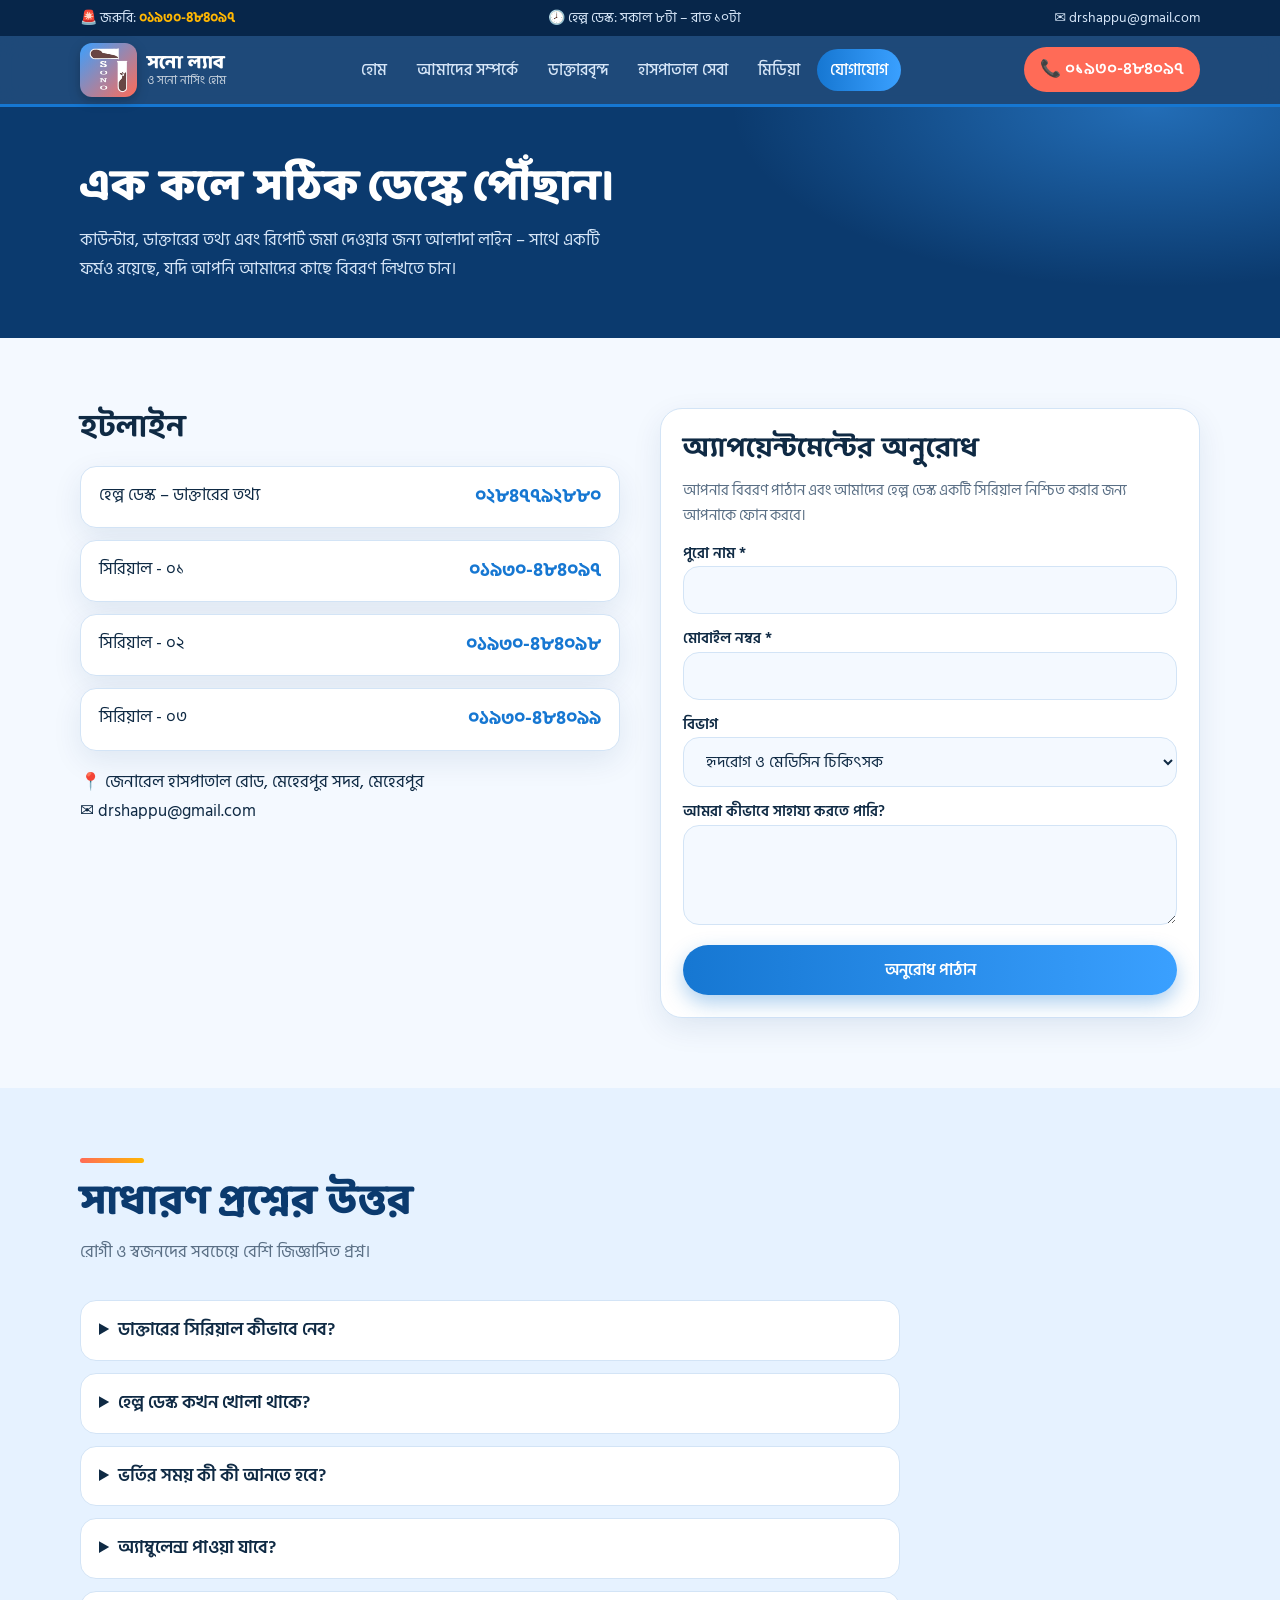
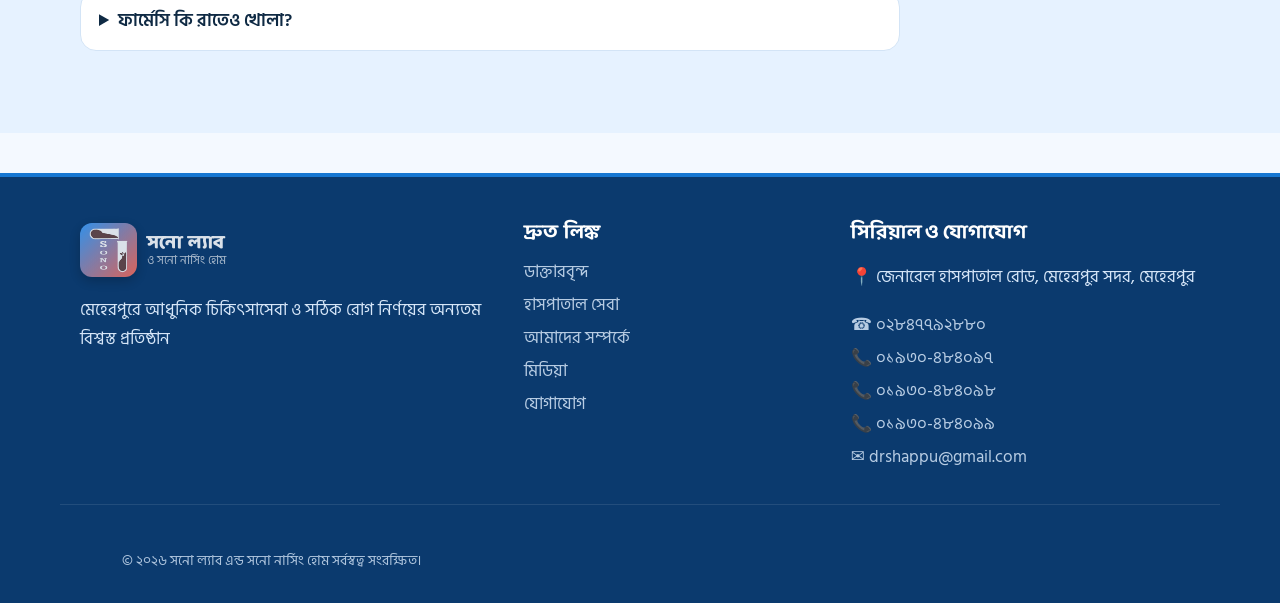
<file: contact.html>
<!DOCTYPE html>
<html lang="bn">
    <head>
        <meta charset="utf-8">
        <meta
            name="viewport"
            content="width=device-width, initial-scale=1, viewport-fit=cover">
        <title>যোগাযোগ | সনো ল্যাব ও সনো নার্সিং হোম</title>
        <meta
            name="description"
            content="সনো ল্যাব ও সনো নার্সিং হোম, মেহেরপুর – আধুনিক চিকিৎসাসেবা ও সঠিক রোগ নির্ণয়।">
        <link rel="icon" href="images/logo.png">
        <link rel="preconnect" href="https://fonts.googleapis.com">
        <link
            rel="preconnect"
            href="https://fonts.gstatic.com"
            crossorigin="crossorigin">
        <link
            href="https://fonts.googleapis.com/css2?family=Baloo+Da+2:wght@600;800&family=Hind+Siliguri:wght@400;500;600&display=swap"
            rel="stylesheet">
        <link rel="stylesheet" href="css/style.css">
        <link rel="stylesheet" href="css/contact.css">
    </head>
    <body>
        <div class="top">
            <div class="w">
                <span>🚨 জরুরি:
                    <b>০১৯৩০-৪৮৪০৯৭</b>
                </span><span>🕗 হেল্প ডেস্ক: সকাল ৮টা – রাত ১০টা</span><span>✉️ drshappu@gmail.com</span></div>
        </div>
        <header>
            <div class="w nav">
                <a class="logo" href="index.html">
                    <i class="lg"><img src="images/logo.png" alt="সনো ল্যাব লোগো"></i>
                    <span>সনো ল্যাব<small>ও সনো নার্সিং হোম</small></span></a>
                <nav>
                    <a href="index.html">হোম</a>
                    <a href="about.html">আমাদের সম্পর্কে</a>
                    <a href="doctors.html">ডাক্তারবৃন্দ</a>
                    <a href="services.html">হাসপাতাল সেবা</a>
                    <a href="media.html">মিডিয়া</a>
                    <a href="contact.html" class="on" aria-current="page">যোগাযোগ</a>
                </nav>
                <a class="call" href="tel:01930484097">📞 ০১৯৩০-৪৮৪০৯৭</a>
            </div>
        </header>
        <main>

            <div class="ph">
                <div class="w">
                    <h1>এক কলে সঠিক ডেস্কে পৌঁছান।</h1>
                    <p>কাউন্টার, ডাক্তারের তথ্য এবং রিপোর্ট জমা দেওয়ার জন্য আলাদা লাইন – সাথে একটি
                        ফর্মও রয়েছে, যদি আপনি আমাদের কাছে বিবরণ লিখতে চান।</p>
                </div>
            </div>
            <section class="s">
                <div class="w two" style="align-items:start">
                    <div>
                        <h2 style="font-size:32px;margin-bottom:18px">হটলাইন</h2>
                        <div class="row">
                            <span>হেল্প ডেস্ক – ডাক্তারের তথ্য</span>
                            <b>০২৮৪৭৭৯২৮৮০</b>
                        </div>
                        <div class="row">
                            <span>সিরিয়াল - ০১</span>
                            <b>০১৯৩০-৪৮৪০৯৭</b>
                        </div>
                        <div class="row">
                            <span>সিরিয়াল - ০২</span>
                            <b>০১৯৩০-৪৮৪০৯৮</b>
                        </div>
                        <div class="row">
                            <span>সিরিয়াল - ০৩</span>
                            <b>০১৯৩০-৪৮৪০৯৯</b>
                        </div>
                        <p>📍 জেনারেল হাসপাতাল রোড, মেহেরপুর সদর, মেহেরপুর<br>✉️ drshappu@gmail.com</p>
                    </div>
                    <form class="card f" id="form">
                        <h2 style="font-size:28px">অ্যাপয়েন্টমেন্টের অনুরোধ</h2>
                        <p>আপনার বিবরণ পাঠান এবং আমাদের হেল্প ডেস্ক একটি সিরিয়াল নিশ্চিত করার জন্য
                            আপনাকে ফোন করবে।</p>
                        <label>পুরো নাম *<input required=""></label>
                        <label>মোবাইল নম্বর *<input required="" type="tel"></label>
                        <label>বিভাগ<select id="fd">
                                <option>হৃদরোগ ও মেডিসিন চিকিৎসক</option>
                                <option>শিশু চিকিৎসক</option>
                                <option>মেডিসিন বিশেষজ্ঞ</option>
                                <option>চিকিৎসক</option>
                                <option>গাইনী বিশেষজ্ঞ ও চিকিৎসক</option>
                                <option>অর্থোপেডিক বিশেষজ্ঞ</option>
                            </select>
                        </label>
                        <label>আমরা কীভাবে সাহায্য করতে পারি?<textarea rows="3"></textarea>
                        </label>
                        <button class="btn" type="submit">অনুরোধ পাঠান</button>
                        <div class="ok" id="ok" role="status">ধন্যবাদ! আমাদের হেল্প ডেস্ক শীঘ্রই আপনাকে ফোন করবে।</div>
                    </form>
                </div>
            </section>
            <section class="s alt">
                <div class="w">
                    <div class="hd">
                        <span class="bar"></span>
                        <h2>সাধারণ প্রশ্নের উত্তর</h2>
                        <p>রোগী ও স্বজনদের সবচেয়ে বেশি জিজ্ঞাসিত প্রশ্ন।</p>
                    </div>
                    <details>
                        <summary>ডাক্তারের সিরিয়াল কীভাবে নেব?</summary>
                        <p>সিরিয়াল নম্বরে (০১৯৩০-৪৮৪০৯৭, ০১৯৩০-৪৮৪০৯৮, ০১৯৩০-৪৮৪০৯৯) ফোন করুন বা
                            যোগাযোগ পাতার ফর্ম পূরণ করুন।</p>
                    </details>
                    <details>
                        <summary>হেল্প ডেস্ক কখন খোলা থাকে?</summary>
                        <p>প্রতিদিন সকাল ৮টা থেকে রাত ১০টা পর্যন্ত। জরুরি বিভাগ ২৪/৭ খোলা।</p>
                    </details>
                    <details>
                        <summary>ভর্তির সময় কী কী আনতে হবে?</summary>
                        <p>এনআইডি বা জন্ম সনদ এবং পূর্ববর্তী ব্যবস্থাপত্র। জরুরি রোগীকে আগে স্থিতিশীল
                            করা হয়।</p>
                    </details>
                    <details>
                        <summary>অ্যাম্বুলেন্স পাওয়া যাবে?</summary>
                        <p>হ্যাঁ, এসি ও নন-এসি অ্যাম্বুলেন্স রয়েছে। ০১৯৩০-৪৮৪০৯৭ নম্বরে ফোন করুন।</p>
                    </details>
                    <details>
                        <summary>ফার্মেসি কি রাতেও খোলা?</summary>
                        <p>হ্যাঁ, নিজস্ব ফার্মেসি ২৪ ঘণ্টা খোলা থাকে।</p>
                    </details>
                </div>
            </section>

        </main>
        <footer>
            <div class="w">
                <div>
                    <a class="logo" href="index.html" style="margin-bottom:10px">
                        <i class="lg"><img src="images/logo.png" alt="সনো ল্যাব লোগো"></i>
                        <span>সনো ল্যাব<small>ও সনো নার্সিং হোম</small></span></a>
                    <p>মেহেরপুরে আধুনিক চিকিৎসাসেবা ও সঠিক রোগ নির্ণয়ের অন্যতম বিশ্বস্ত প্রতিষ্ঠান</p>
                </div>
                <div>
                    <h3>দ্রুত লিঙ্ক</h3>
                    <a href="doctors.html">ডাক্তারবৃন্দ</a>
                    <a href="services.html">হাসপাতাল সেবা</a>
                    <a href="about.html">আমাদের সম্পর্কে</a>
                    <a href="media.html">মিডিয়া</a>
                    <a href="contact.html">যোগাযোগ</a>
                </div>
                <div>
                    <h3>সিরিয়াল ও যোগাযোগ</h3>
                    <p>📍 জেনারেল হাসপাতাল রোড, মেহেরপুর সদর, মেহেরপুর</p>
                    <a href="tel:02847792880">☎️ ০২৮৪৭৭৯২৮৮০</a>
                    <a href="tel:01930484097">📞 ০১৯৩০-৪৮৪০৯৭</a>
                    <a href="tel:01930484098">📞 ০১৯৩০-৪৮৪০৯৮</a>
                    <a href="tel:01930484099">📞 ০১৯৩০-৪৮৪০৯৯</a>
                    <a href="mailto:drshappu@gmail.com">✉️ drshappu@gmail.com</a>
                </div>
            </div>
            <div class="w cp">© ২০২৬ সনো ল্যাব এন্ড সনো নার্সিং হোম সর্বস্বত্ব সংরক্ষিত।</div>
        </footer>
        <script src="js/script.js"></script>
    </body>
</html>
</file>
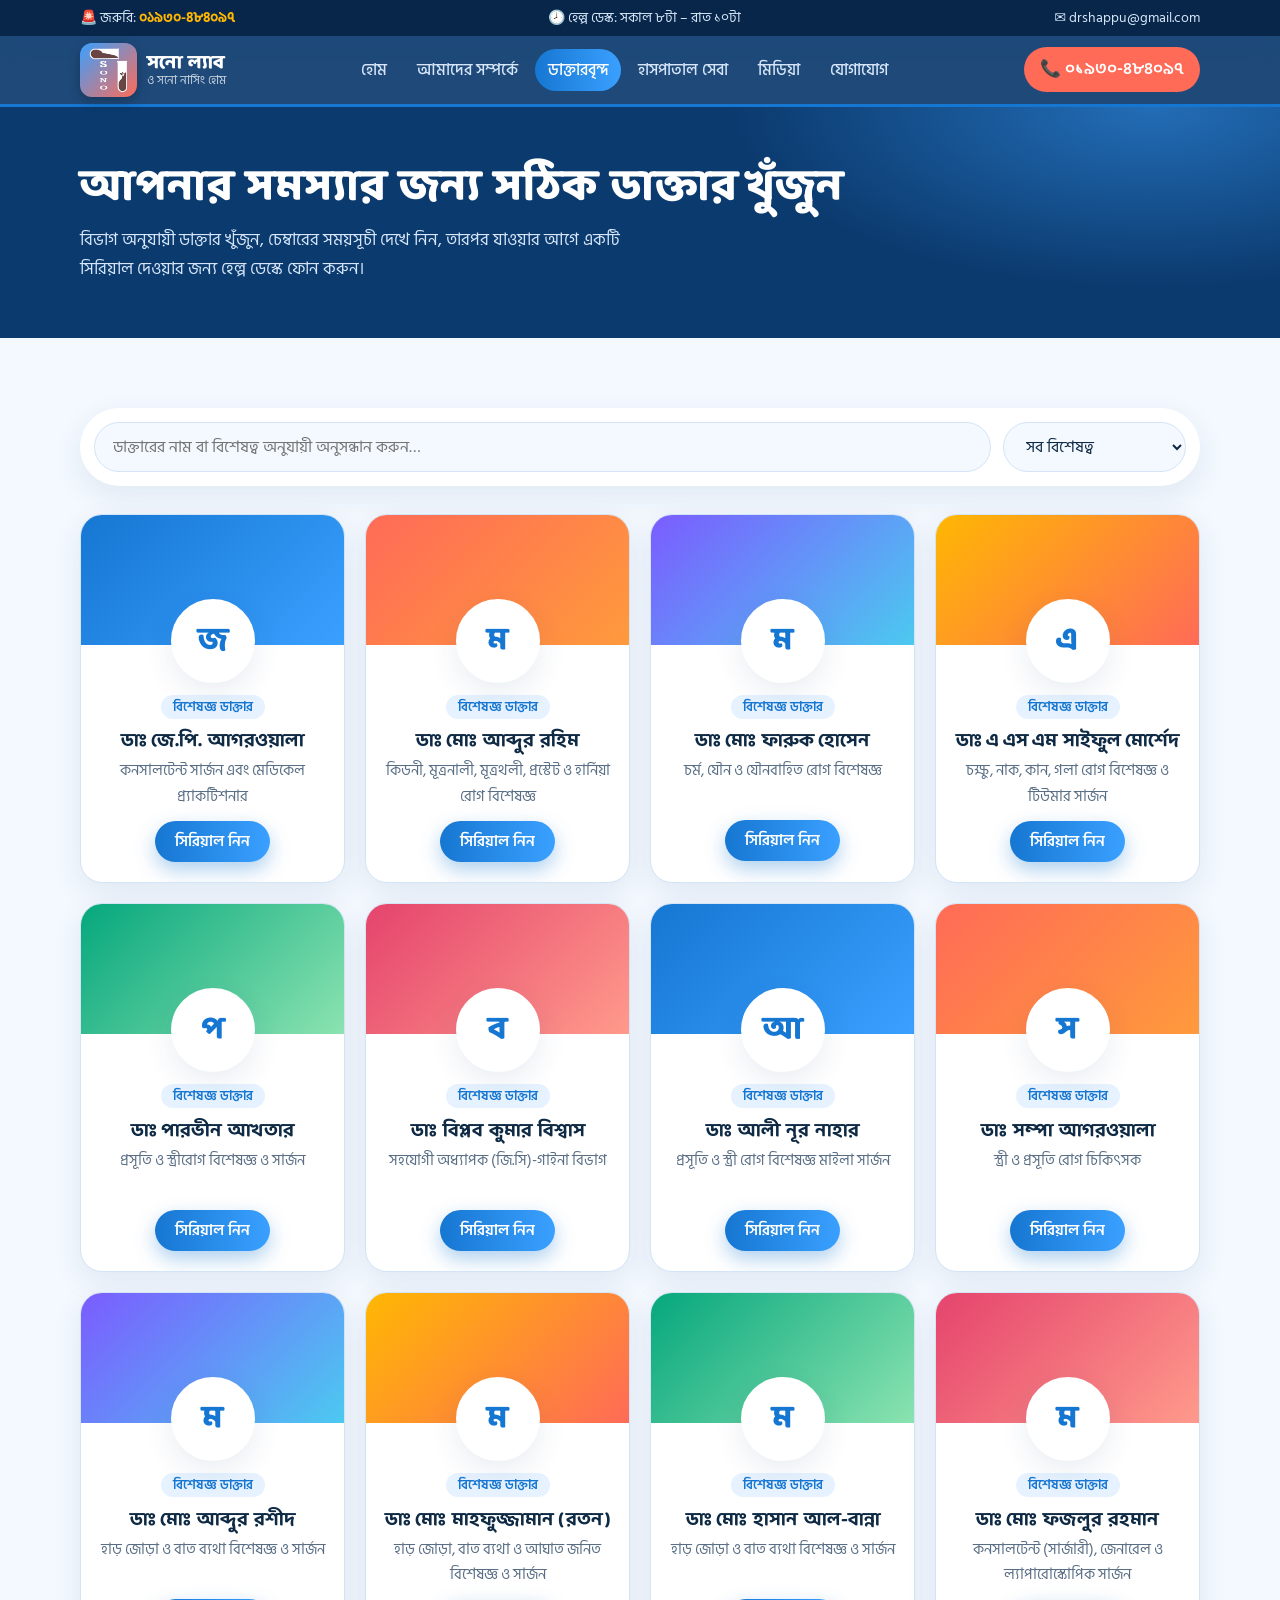
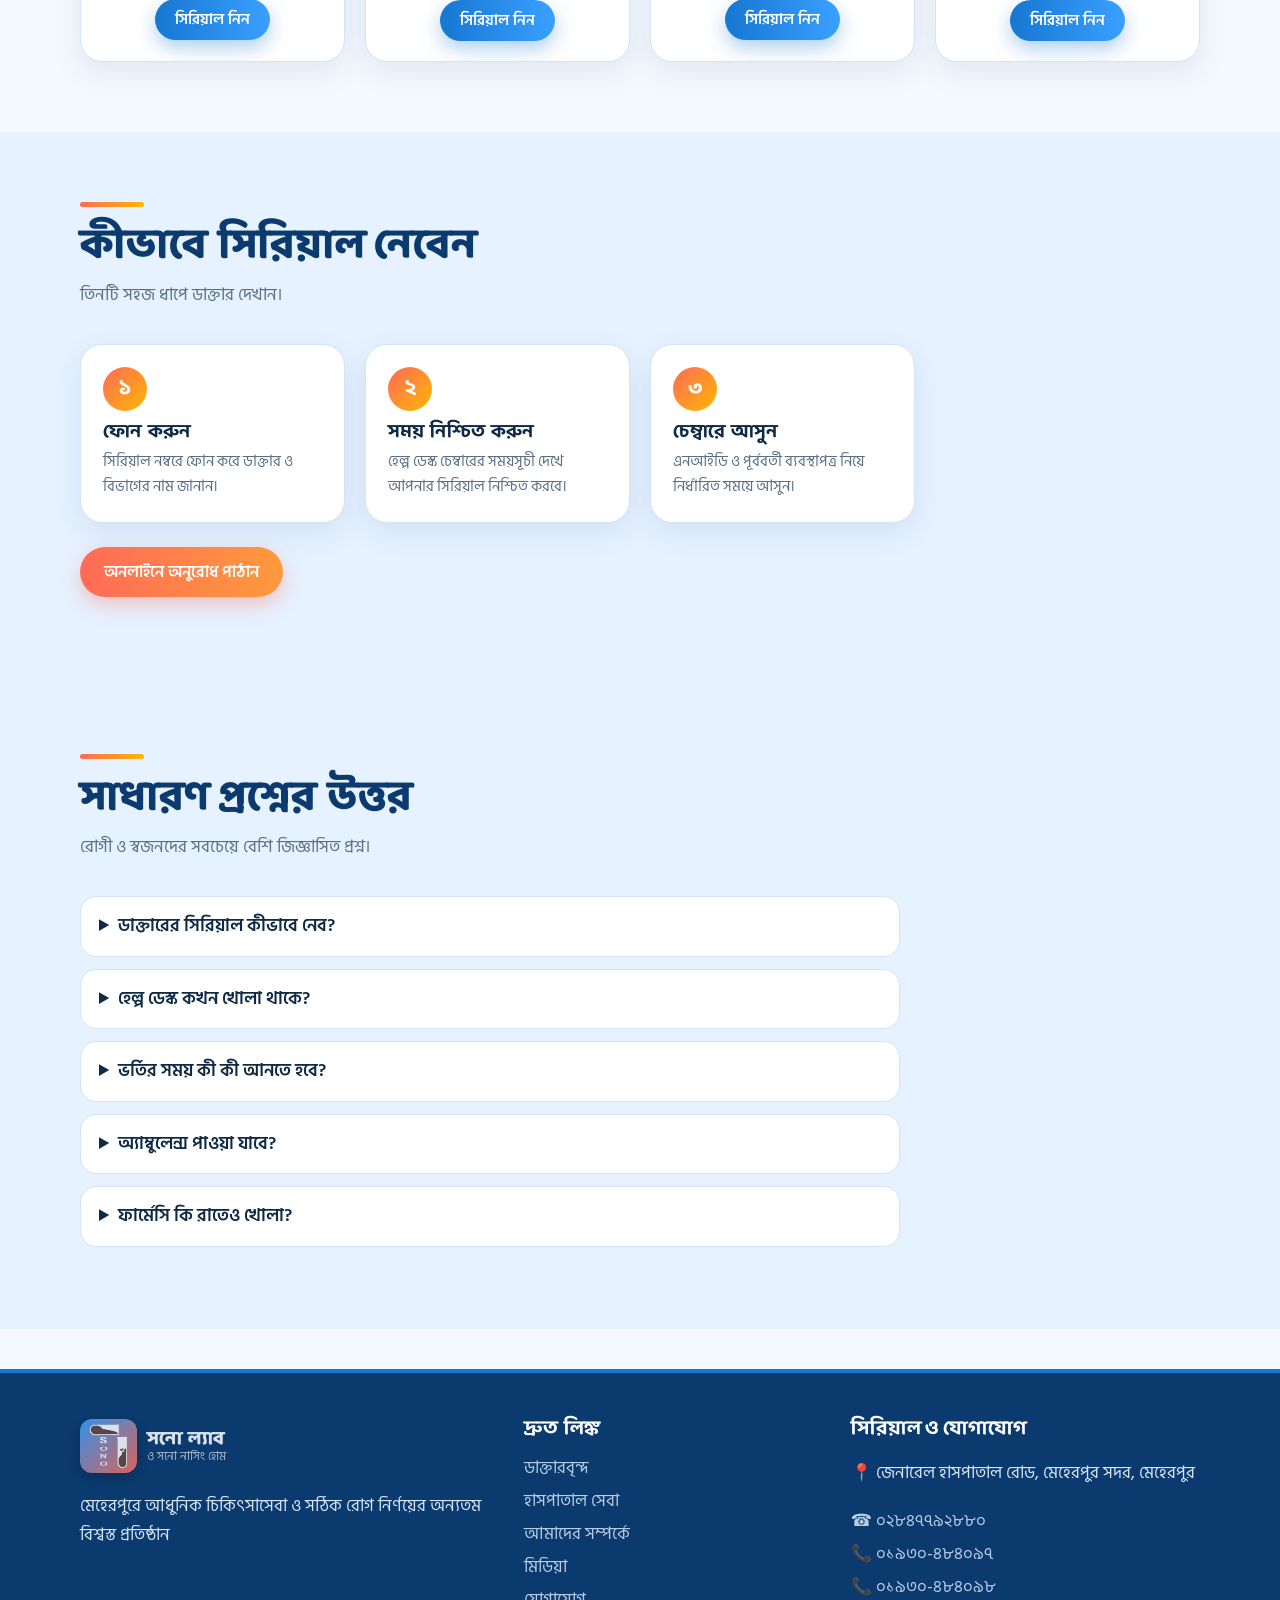
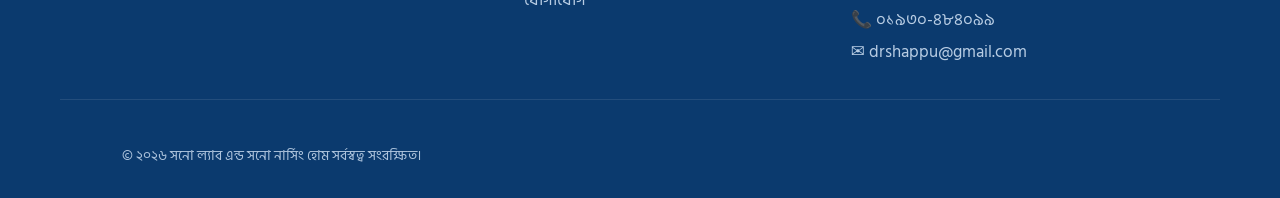
<file: doctors.html>
<!DOCTYPE html>
<html lang="bn">
    <head>
        <meta charset="utf-8">
        <meta
            name="viewport"
            content="width=device-width, initial-scale=1, viewport-fit=cover">
        <title>ডাক্তারবৃন্দ | সনো ল্যাব ও সনো নার্সিং হোম</title>
        <meta
            name="description"
            content="সনো ল্যাব ও সনো নার্সিং হোম, মেহেরপুর – আধুনিক চিকিৎসাসেবা ও সঠিক রোগ নির্ণয়।">
        <link rel="icon" href="images/logo.png">
        <link rel="preconnect" href="https://fonts.googleapis.com">
        <link
            rel="preconnect"
            href="https://fonts.gstatic.com"
            crossorigin="crossorigin">
        <link
            href="https://fonts.googleapis.com/css2?family=Baloo+Da+2:wght@600;800&family=Hind+Siliguri:wght@400;500;600&display=swap"
            rel="stylesheet">
        <link rel="stylesheet" href="css/style.css">
        <link rel="stylesheet" href="css/doctors.css">
    </head>
    <body>
        <div class="top">
            <div class="w">
                <span>🚨 জরুরি:
                    <b>০১৯৩০-৪৮৪০৯৭</b>
                </span><span>🕗 হেল্প ডেস্ক: সকাল ৮টা – রাত ১০টা</span><span>✉️ drshappu@gmail.com</span></div>
        </div>
        <header>
            <div class="w nav">
                <a class="logo" href="index.html">
                    <i class="lg"><img src="images/logo.png" alt="সনো ল্যাব লোগো"></i>
                    <span>সনো ল্যাব<small>ও সনো নার্সিং হোম</small></span></a>
                <nav>
                    <a href="index.html">হোম</a>
                    <a href="about.html">আমাদের সম্পর্কে</a>
                    <a href="doctors.html" class="on" aria-current="page">ডাক্তারবৃন্দ</a>
                    <a href="services.html">হাসপাতাল সেবা</a>
                    <a href="media.html">মিডিয়া</a>
                    <a href="contact.html">যোগাযোগ</a>
                </nav>
                <a class="call" href="tel:01930484097">📞 ০১৯৩০-৪৮৪০৯৭</a>
            </div>
        </header>
        <main>

            <div class="ph">
                <div class="w">
                    <h1>আপনার সমস্যার জন্য সঠিক ডাক্তার খুঁজুন</h1>
                    <p>বিভাগ অনুযায়ী ডাক্তার খুঁজুন, চেম্বারের সময়সূচী দেখে নিন, তারপর যাওয়ার আগে
                        একটি সিরিয়াল দেওয়ার জন্য হেল্প ডেস্কে ফোন করুন।</p>
                </div>
            </div>
            <section class="s">
                <div class="w">
                    <div class="tools"><input
                        id="q"
                        placeholder="ডাক্তারের নাম বা বিশেষত্ব অনুযায়ী অনুসন্ধান করুন…"
                        aria-label="অনুসন্ধান">
                        <select id="sp" aria-label="বিশেষত্ব">
                            <option value="">সব বিশেষত্ব</option>
                            <option>সার্জন</option>
                            <option>প্রসূতি ও স্ত্রীরোগ</option>
                            <option>হাড় জোড়া</option>
                            <option>চক্ষু, নাক, কান, গলা</option>
                            <option>চর্ম ও যৌন</option>
                            <option>কিডনী ও মূত্রনালী</option>
                        </select>
                    </div>
                    <div class="grid" id="docs">
                        <div
                            class="card doc"
                            data-sp="সার্জন"
                            data-t="জে.পি. আগরওয়ালাকনসালটেন্ট সার্জন এবং মেডিকেল প্র্যাকটিশনার">
                            <div class="av" style="--c1:#1677d2;--c2:#3aa0ff">
                                <b>জ</b>
                            </div>
                            <span class="k">বিশেষজ্ঞ ডাক্তার</span>
                            <h3>ডাঃ জে.পি. আগরওয়ালা</h3>
                            <p>কনসালটেন্ট সার্জন এবং মেডিকেল প্র্যাকটিশনার</p>
                            <a class="btn" href="contact.html">সিরিয়াল নিন</a>
                        </div>
                        <div
                            class="card doc"
                            data-sp="কিডনী ও মূত্রনালী"
                            data-t="মোঃ আব্দুর রহিমকিডনী, মূত্রনালী, মূত্রথলী, প্রস্টেট ও হার্নিয়া রোগ বিশেষজ্ঞ">
                            <div class="av" style="--c1:#ff6b57;--c2:#ff9a3c">
                                <b>ম</b>
                            </div>
                            <span class="k">বিশেষজ্ঞ ডাক্তার</span>
                            <h3>ডাঃ মোঃ আব্দুর রহিম</h3>
                            <p>কিডনী, মূত্রনালী, মূত্রথলী, প্রস্টেট ও হার্নিয়া রোগ বিশেষজ্ঞ</p>
                            <a class="btn" href="contact.html">সিরিয়াল নিন</a>
                        </div>
                        <div
                            class="card doc"
                            data-sp="চর্ম ও যৌন"
                            data-t="মোঃ ফারুক হোসেনচর্ম, যৌন ও যৌনবাহিত রোগ বিশেষজ্ঞ">
                            <div class="av" style="--c1:#7b5cff;--c2:#4cc9f0">
                                <b>ম</b>
                            </div>
                            <span class="k">বিশেষজ্ঞ ডাক্তার</span>
                            <h3>ডাঃ মোঃ ফারুক হোসেন</h3>
                            <p>চর্ম, যৌন ও যৌনবাহিত রোগ বিশেষজ্ঞ</p>
                            <a class="btn" href="contact.html">সিরিয়াল নিন</a>
                        </div>
                        <div
                            class="card doc"
                            data-sp="চক্ষু, নাক, কান, গলা"
                            data-t="এ এস এম সাইফুল মোর্শেদচক্ষু, নাক, কান, গলা রোগ বিশেষজ্ঞ ও টিউমার সার্জন">
                            <div class="av" style="--c1:#ffb703;--c2:#ff6b57">
                                <b>এ</b>
                            </div>
                            <span class="k">বিশেষজ্ঞ ডাক্তার</span>
                            <h3>ডাঃ এ এস এম সাইফুল মোর্শেদ</h3>
                            <p>চক্ষু, নাক, কান, গলা রোগ বিশেষজ্ঞ ও টিউমার সার্জন</p>
                            <a class="btn" href="contact.html">সিরিয়াল নিন</a>
                        </div>
                        <div
                            class="card doc"
                            data-sp="প্রসূতি ও স্ত্রীরোগ"
                            data-t="পারভীন আখতারপ্রসূতি ও স্ত্রীরোগ বিশেষজ্ঞ ও সার্জন">
                            <div class="av" style="--c1:#06a77d;--c2:#8be3b0">
                                <b>প</b>
                            </div>
                            <span class="k">বিশেষজ্ঞ ডাক্তার</span>
                            <h3>ডাঃ পারভীন আখতার</h3>
                            <p>প্রসূতি ও স্ত্রীরোগ বিশেষজ্ঞ ও সার্জন</p>
                            <a class="btn" href="contact.html">সিরিয়াল নিন</a>
                        </div>
                        <div
                            class="card doc"
                            data-sp="প্রসূতি ও স্ত্রীরোগ"
                            data-t="বিপ্লব কুমার বিশ্বাসসহযোগী অধ্যাপক (জি.সি)-গাইনা বিভাগ">
                            <div class="av" style="--c1:#e5446d;--c2:#ff9a8b">
                                <b>ব</b>
                            </div>
                            <span class="k">বিশেষজ্ঞ ডাক্তার</span>
                            <h3>ডাঃ বিপ্লব কুমার বিশ্বাস</h3>
                            <p>সহযোগী অধ্যাপক (জি.সি)-গাইনা বিভাগ</p>
                            <a class="btn" href="contact.html">সিরিয়াল নিন</a>
                        </div>
                        <div
                            class="card doc"
                            data-sp="প্রসূতি ও স্ত্রীরোগ"
                            data-t="আলী নূর নাহারপ্রসূতি ও স্ত্রী রোগ বিশেষজ্ঞ মাইলা সার্জন">
                            <div class="av" style="--c1:#1677d2;--c2:#3aa0ff">
                                <b>আ</b>
                            </div>
                            <span class="k">বিশেষজ্ঞ ডাক্তার</span>
                            <h3>ডাঃ আলী নূর নাহার</h3>
                            <p>প্রসূতি ও স্ত্রী রোগ বিশেষজ্ঞ মাইলা সার্জন</p>
                            <a class="btn" href="contact.html">সিরিয়াল নিন</a>
                        </div>
                        <div
                            class="card doc"
                            data-sp="প্রসূতি ও স্ত্রীরোগ"
                            data-t="সম্পা আগরওয়ালাস্ত্রী ও প্রসূতি রোগ চিকিৎসক">
                            <div class="av" style="--c1:#ff6b57;--c2:#ff9a3c">
                                <b>স</b>
                            </div>
                            <span class="k">বিশেষজ্ঞ ডাক্তার</span>
                            <h3>ডাঃ সম্পা আগরওয়ালা</h3>
                            <p>স্ত্রী ও প্রসূতি রোগ চিকিৎসক</p>
                            <a class="btn" href="contact.html">সিরিয়াল নিন</a>
                        </div>
                        <div
                            class="card doc"
                            data-sp="হাড় জোড়া"
                            data-t="মোঃ আব্দুর রশীদহাড় জোড়া ও বাত ব্যথা বিশেষজ্ঞ ও সার্জন">
                            <div class="av" style="--c1:#7b5cff;--c2:#4cc9f0">
                                <b>ম</b>
                            </div>
                            <span class="k">বিশেষজ্ঞ ডাক্তার</span>
                            <h3>ডাঃ মোঃ আব্দুর রশীদ</h3>
                            <p>হাড় জোড়া ও বাত ব্যথা বিশেষজ্ঞ ও সার্জন</p>
                            <a class="btn" href="contact.html">সিরিয়াল নিন</a>
                        </div>
                        <div
                            class="card doc"
                            data-sp="হাড় জোড়া"
                            data-t="মোঃ মাহফুজ্জামান (রতন)হাড় জোড়া, বাত ব্যথা ও আঘাত জনিত বিশেষজ্ঞ ও সার্জন">
                            <div class="av" style="--c1:#ffb703;--c2:#ff6b57">
                                <b>ম</b>
                            </div>
                            <span class="k">বিশেষজ্ঞ ডাক্তার</span>
                            <h3>ডাঃ মোঃ মাহফুজ্জামান (রতন)</h3>
                            <p>হাড় জোড়া, বাত ব্যথা ও আঘাত জনিত বিশেষজ্ঞ ও সার্জন</p>
                            <a class="btn" href="contact.html">সিরিয়াল নিন</a>
                        </div>
                        <div
                            class="card doc"
                            data-sp="হাড় জোড়া"
                            data-t="মোঃ হাসান আল-বান্নাহাড় জোড়া ও বাত ব্যথা বিশেষজ্ঞ ও সার্জন">
                            <div class="av" style="--c1:#06a77d;--c2:#8be3b0">
                                <b>ম</b>
                            </div>
                            <span class="k">বিশেষজ্ঞ ডাক্তার</span>
                            <h3>ডাঃ মোঃ হাসান আল-বান্না</h3>
                            <p>হাড় জোড়া ও বাত ব্যথা বিশেষজ্ঞ ও সার্জন</p>
                            <a class="btn" href="contact.html">সিরিয়াল নিন</a>
                        </div>
                        <div
                            class="card doc"
                            data-sp="সার্জন"
                            data-t="মোঃ ফজলুর রহমানকনসালটেন্ট (সার্জারী), জেনারেল ও ল্যাপারোস্কোপিক সার্জন">
                            <div class="av" style="--c1:#e5446d;--c2:#ff9a8b">
                                <b>ম</b>
                            </div>
                            <span class="k">বিশেষজ্ঞ ডাক্তার</span>
                            <h3>ডাঃ মোঃ ফজলুর রহমান</h3>
                            <p>কনসালটেন্ট (সার্জারী), জেনারেল ও ল্যাপারোস্কোপিক সার্জন</p>
                            <a class="btn" href="contact.html">সিরিয়াল নিন</a>
                        </div>
                    </div>
                    <p id="none" style="display:none;text-align:center;color:var(--mu)">কোনো ডাক্তার পাওয়া যায়নি। অন্য নাম বা বিশেষত্ব দিয়ে খুঁজুন।</p>
                </div>
            </section>
            <section class="s alt">
                <div class="w">
                    <div class="hd">
                        <span class="bar"></span>
                        <h2>কীভাবে সিরিয়াল নেবেন</h2>
                        <p>তিনটি সহজ ধাপে ডাক্তার দেখান।</p>
                    </div>
                    <div class="grid">
                        <div class="card">
                            <div class="n">১</div>
                            <h3>ফোন করুন</h3>
                            <p>সিরিয়াল নম্বরে ফোন করে ডাক্তার ও বিভাগের নাম জানান।</p>
                        </div>
                        <div class="card">
                            <div class="n">২</div>
                            <h3>সময় নিশ্চিত করুন</h3>
                            <p>হেল্প ডেস্ক চেম্বারের সময়সূচী দেখে আপনার সিরিয়াল নিশ্চিত করবে।</p>
                        </div>
                        <div class="card">
                            <div class="n">৩</div>
                            <h3>চেম্বারে আসুন</h3>
                            <p>এনআইডি ও পূর্ববর্তী ব্যবস্থাপত্র নিয়ে নির্ধারিত সময়ে আসুন।</p>
                        </div>
                    </div>
                    <p style="margin-top:24px">
                        <a class="btn c" href="contact.html">অনলাইনে অনুরোধ পাঠান</a>
                    </p>
                </div>
            </section>
            <section class="s alt">
                <div class="w">
                    <div class="hd">
                        <span class="bar"></span>
                        <h2>সাধারণ প্রশ্নের উত্তর</h2>
                        <p>রোগী ও স্বজনদের সবচেয়ে বেশি জিজ্ঞাসিত প্রশ্ন।</p>
                    </div>
                    <details>
                        <summary>ডাক্তারের সিরিয়াল কীভাবে নেব?</summary>
                        <p>সিরিয়াল নম্বরে (০১৯৩০-৪৮৪০৯৭, ০১৯৩০-৪৮৪০৯৮, ০১৯৩০-৪৮৪০৯৯) ফোন করুন বা
                            যোগাযোগ পাতার ফর্ম পূরণ করুন।</p>
                    </details>
                    <details>
                        <summary>হেল্প ডেস্ক কখন খোলা থাকে?</summary>
                        <p>প্রতিদিন সকাল ৮টা থেকে রাত ১০টা পর্যন্ত। জরুরি বিভাগ ২৪/৭ খোলা।</p>
                    </details>
                    <details>
                        <summary>ভর্তির সময় কী কী আনতে হবে?</summary>
                        <p>এনআইডি বা জন্ম সনদ এবং পূর্ববর্তী ব্যবস্থাপত্র। জরুরি রোগীকে আগে স্থিতিশীল
                            করা হয়।</p>
                    </details>
                    <details>
                        <summary>অ্যাম্বুলেন্স পাওয়া যাবে?</summary>
                        <p>হ্যাঁ, এসি ও নন-এসি অ্যাম্বুলেন্স রয়েছে। ০১৯৩০-৪৮৪০৯৭ নম্বরে ফোন করুন।</p>
                    </details>
                    <details>
                        <summary>ফার্মেসি কি রাতেও খোলা?</summary>
                        <p>হ্যাঁ, নিজস্ব ফার্মেসি ২৪ ঘণ্টা খোলা থাকে।</p>
                    </details>
                </div>
            </section>

        </main>
        <footer>
            <div class="w">
                <div>
                    <a class="logo" href="index.html" style="margin-bottom:10px">
                        <i class="lg"><img src="images/logo.png" alt="সনো ল্যাব লোগো"></i>
                        <span>সনো ল্যাব<small>ও সনো নার্সিং হোম</small></span></a>
                    <p>মেহেরপুরে আধুনিক চিকিৎসাসেবা ও সঠিক রোগ নির্ণয়ের অন্যতম বিশ্বস্ত প্রতিষ্ঠান</p>
                </div>
                <div>
                    <h3>দ্রুত লিঙ্ক</h3>
                    <a href="doctors.html">ডাক্তারবৃন্দ</a>
                    <a href="services.html">হাসপাতাল সেবা</a>
                    <a href="about.html">আমাদের সম্পর্কে</a>
                    <a href="media.html">মিডিয়া</a>
                    <a href="contact.html">যোগাযোগ</a>
                </div>
                <div>
                    <h3>সিরিয়াল ও যোগাযোগ</h3>
                    <p>📍 জেনারেল হাসপাতাল রোড, মেহেরপুর সদর, মেহেরপুর</p>
                    <a href="tel:02847792880">☎️ ০২৮৪৭৭৯২৮৮০</a>
                    <a href="tel:01930484097">📞 ০১৯৩০-৪৮৪০৯৭</a>
                    <a href="tel:01930484098">📞 ০১৯৩০-৪৮৪০৯৮</a>
                    <a href="tel:01930484099">📞 ০১৯৩০-৪৮৪০৯৯</a>
                    <a href="mailto:drshappu@gmail.com">✉️ drshappu@gmail.com</a>
                </div>
            </div>
            <div class="w cp">© ২০২৬ সনো ল্যাব এন্ড সনো নার্সিং হোম সর্বস্বত্ব সংরক্ষিত।</div>
        </footer>
        <script src="js/script.js"></script>
    </body>
</html>
</file>
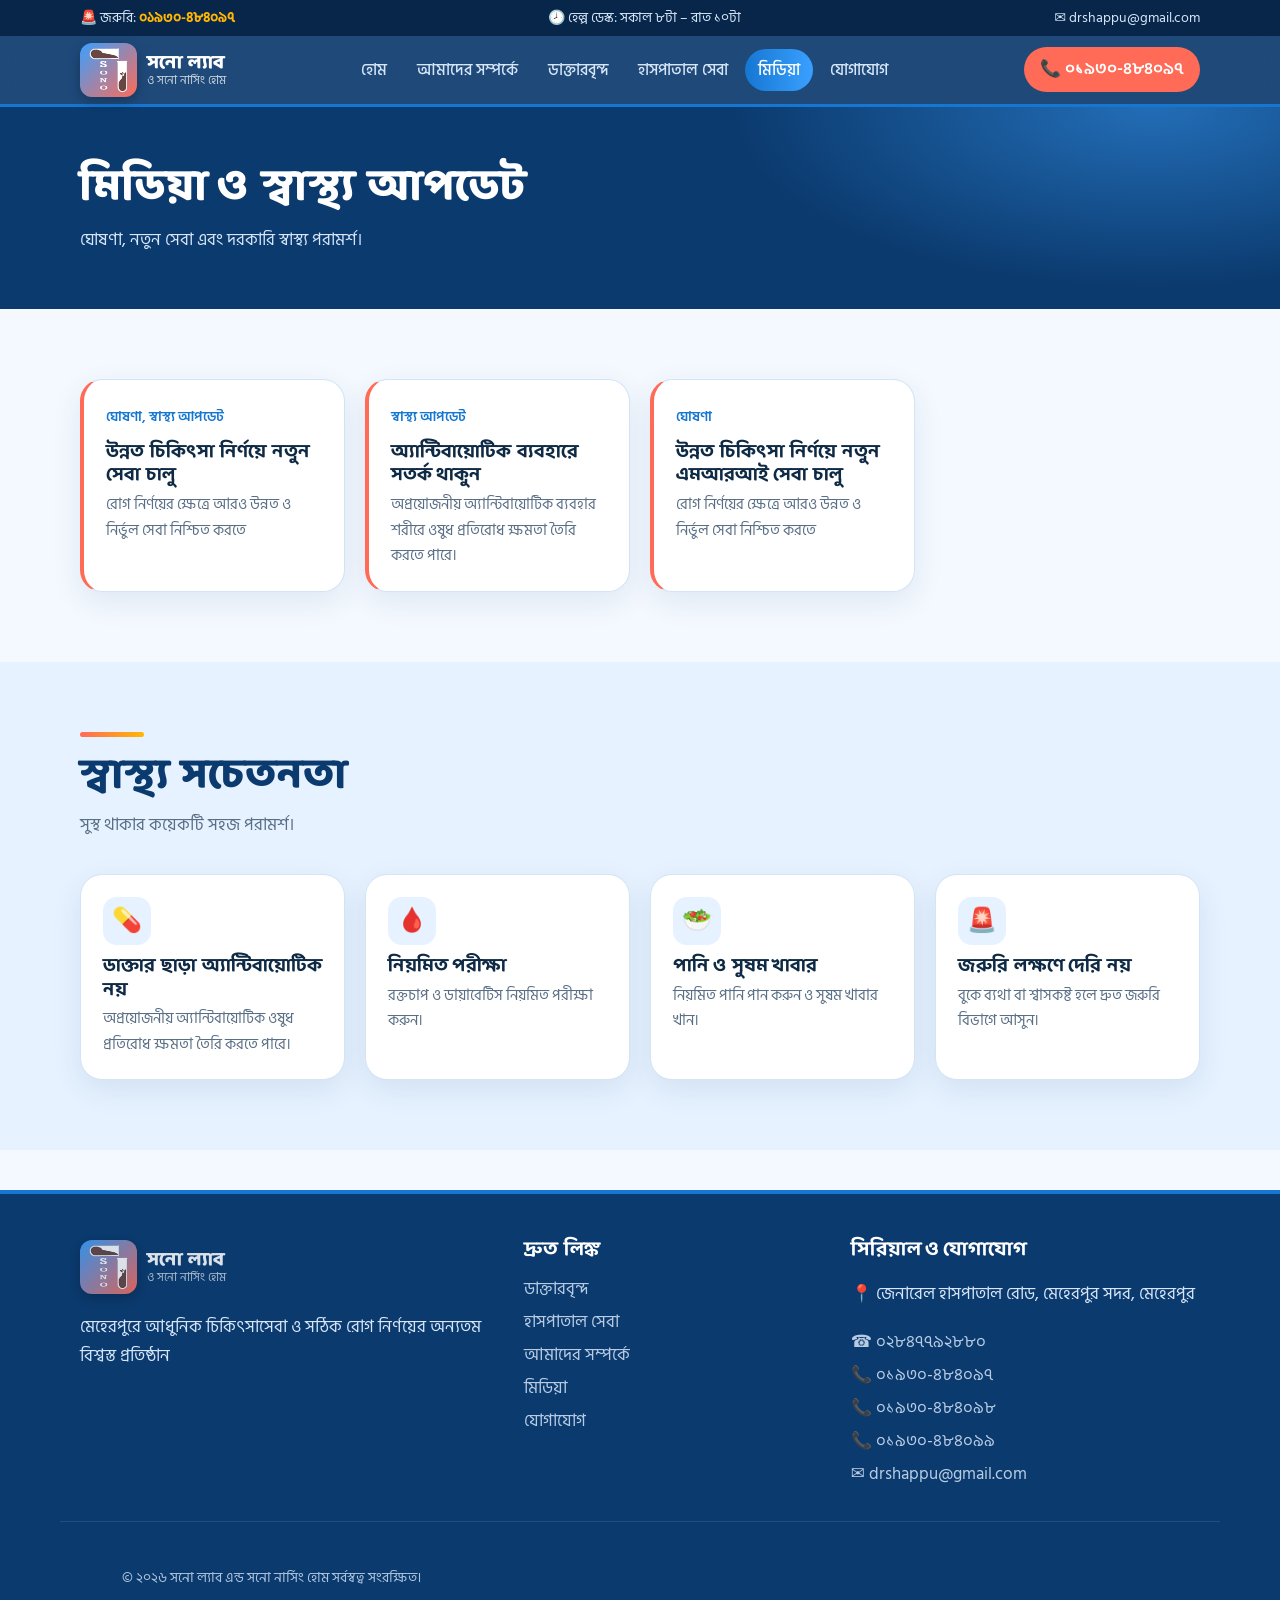
<file: media.html>
<!DOCTYPE html>
<html lang="bn">
    <head>
        <meta charset="utf-8">
        <meta
            name="viewport"
            content="width=device-width, initial-scale=1, viewport-fit=cover">
        <title>মিডিয়া | সনো ল্যাব ও সনো নার্সিং হোম</title>
        <meta
            name="description"
            content="সনো ল্যাব ও সনো নার্সিং হোম, মেহেরপুর – আধুনিক চিকিৎসাসেবা ও সঠিক রোগ নির্ণয়।">
        <link rel="icon" href="images/logo.png">
        <link rel="preconnect" href="https://fonts.googleapis.com">
        <link
            rel="preconnect"
            href="https://fonts.gstatic.com"
            crossorigin="crossorigin">
        <link
            href="https://fonts.googleapis.com/css2?family=Baloo+Da+2:wght@600;800&family=Hind+Siliguri:wght@400;500;600&display=swap"
            rel="stylesheet">
        <link rel="stylesheet" href="css/style.css">
        <link rel="stylesheet" href="css/media.css">
    </head>
    <body>
        <div class="top">
            <div class="w">
                <span>🚨 জরুরি:
                    <b>০১৯৩০-৪৮৪০৯৭</b>
                </span><span>🕗 হেল্প ডেস্ক: সকাল ৮টা – রাত ১০টা</span><span>✉️ drshappu@gmail.com</span></div>
        </div>
        <header>
            <div class="w nav">
                <a class="logo" href="index.html">
                    <i class="lg"><img src="images/logo.png" alt="সনো ল্যাব লোগো"></i>
                    <span>সনো ল্যাব<small>ও সনো নার্সিং হোম</small></span></a>
                <nav>
                    <a href="index.html">হোম</a>
                    <a href="about.html">আমাদের সম্পর্কে</a>
                    <a href="doctors.html">ডাক্তারবৃন্দ</a>
                    <a href="services.html">হাসপাতাল সেবা</a>
                    <a href="media.html" class="on" aria-current="page">মিডিয়া</a>
                    <a href="contact.html">যোগাযোগ</a>
                </nav>
                <a class="call" href="tel:01930484097">📞 ০১৯৩০-৪৮৪০৯৭</a>
            </div>
        </header>
        <main>

            <div class="ph">
                <div class="w">
                    <h1>মিডিয়া ও স্বাস্থ্য আপডেট</h1>
                    <p>ঘোষণা, নতুন সেবা এবং দরকারি স্বাস্থ্য পরামর্শ।</p>
                </div>
            </div>
            <section class="s">
                <div class="w">
                    <div class="grid" id="news2">
                        <div class="card">
                            <span class="nt">ঘোষণা, স্বাস্থ্য আপডেট</span>
                            <h3>উন্নত চিকিৎসা নির্ণয়ে নতুন সেবা চালু</h3>
                            <p>রোগ নির্ণয়ের ক্ষেত্রে আরও উন্নত ও নির্ভুল সেবা নিশ্চিত করতে</p>
                        </div>
                        <div class="card">
                            <span class="nt">স্বাস্থ্য আপডেট</span>
                            <h3>অ্যান্টিবায়োটিক ব্যবহারে সতর্ক থাকুন</h3>
                            <p>অপ্রয়োজনীয় অ্যান্টিবায়োটিক ব্যবহার শরীরে ওষুধ প্রতিরোধ ক্ষমতা তৈরি করতে পারে।</p>
                        </div>
                        <div class="card">
                            <span class="nt">ঘোষণা</span>
                            <h3>উন্নত চিকিৎসা নির্ণয়ে নতুন এমআরআই সেবা চালু</h3>
                            <p>রোগ নির্ণয়ের ক্ষেত্রে আরও উন্নত ও নির্ভুল সেবা নিশ্চিত করতে</p>
                        </div>
                    </div>
                </div>
            </section>
            <section class="s alt">
                <div class="w">
                    <div class="hd">
                        <span class="bar"></span>
                        <h2>স্বাস্থ্য সচেতনতা</h2>
                        <p>সুস্থ থাকার কয়েকটি সহজ পরামর্শ।</p>
                    </div>
                    <div class="grid">
                        <div class="card">
                            <span class="ic">💊</span>
                            <h3>ডাক্তার ছাড়া অ্যান্টিবায়োটিক নয়</h3>
                            <p>অপ্রয়োজনীয় অ্যান্টিবায়োটিক ওষুধ প্রতিরোধ ক্ষমতা তৈরি করতে পারে।</p>
                        </div>
                        <div class="card">
                            <span class="ic">🩸</span>
                            <h3>নিয়মিত পরীক্ষা</h3>
                            <p>রক্তচাপ ও ডায়াবেটিস নিয়মিত পরীক্ষা করুন।</p>
                        </div>
                        <div class="card">
                            <span class="ic">🥗</span>
                            <h3>পানি ও সুষম খাবার</h3>
                            <p>নিয়মিত পানি পান করুন ও সুষম খাবার খান।</p>
                        </div>
                        <div class="card">
                            <span class="ic">🚨</span>
                            <h3>জরুরি লক্ষণে দেরি নয়</h3>
                            <p>বুকে ব্যথা বা শ্বাসকষ্ট হলে দ্রুত জরুরি বিভাগে আসুন।</p>
                        </div>
                    </div>
                </div>
            </section>

        </main>
        <footer>
            <div class="w">
                <div>
                    <a class="logo" href="index.html" style="margin-bottom:10px">
                        <i class="lg"><img src="images/logo.png" alt="সনো ল্যাব লোগো"></i>
                        <span>সনো ল্যাব<small>ও সনো নার্সিং হোম</small></span></a>
                    <p>মেহেরপুরে আধুনিক চিকিৎসাসেবা ও সঠিক রোগ নির্ণয়ের অন্যতম বিশ্বস্ত প্রতিষ্ঠান</p>
                </div>
                <div>
                    <h3>দ্রুত লিঙ্ক</h3>
                    <a href="doctors.html">ডাক্তারবৃন্দ</a>
                    <a href="services.html">হাসপাতাল সেবা</a>
                    <a href="about.html">আমাদের সম্পর্কে</a>
                    <a href="media.html">মিডিয়া</a>
                    <a href="contact.html">যোগাযোগ</a>
                </div>
                <div>
                    <h3>সিরিয়াল ও যোগাযোগ</h3>
                    <p>📍 জেনারেল হাসপাতাল রোড, মেহেরপুর সদর, মেহেরপুর</p>
                    <a href="tel:02847792880">☎️ ০২৮৪৭৭৯২৮৮০</a>
                    <a href="tel:01930484097">📞 ০১৯৩০-৪৮৪০৯৭</a>
                    <a href="tel:01930484098">📞 ০১৯৩০-৪৮৪০৯৮</a>
                    <a href="tel:01930484099">📞 ০১৯৩০-৪৮৪০৯৯</a>
                    <a href="mailto:drshappu@gmail.com">✉️ drshappu@gmail.com</a>
                </div>
            </div>
            <div class="w cp">© ২০২৬ সনো ল্যাব এন্ড সনো নার্সিং হোম সর্বস্বত্ব সংরক্ষিত।</div>
        </footer>
        <script src="js/script.js"></script>
    </body>
</html>
</file>
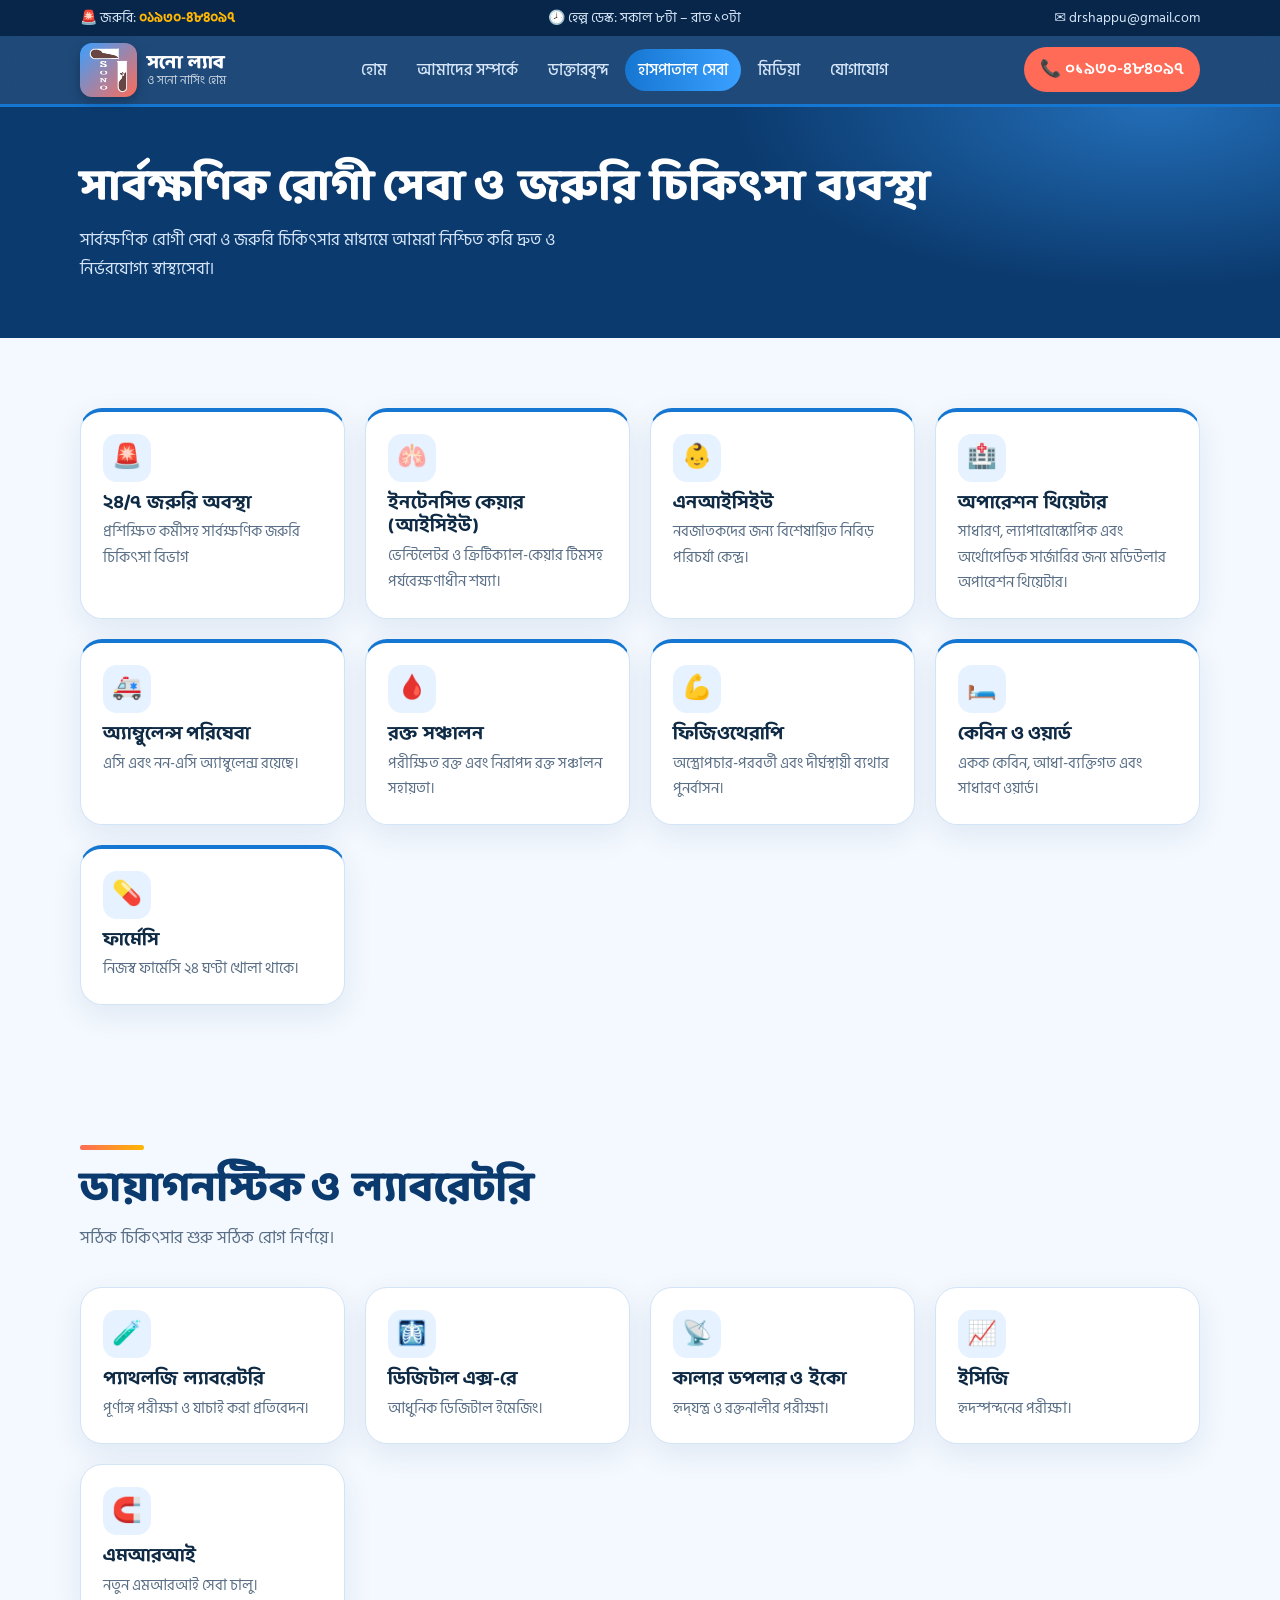
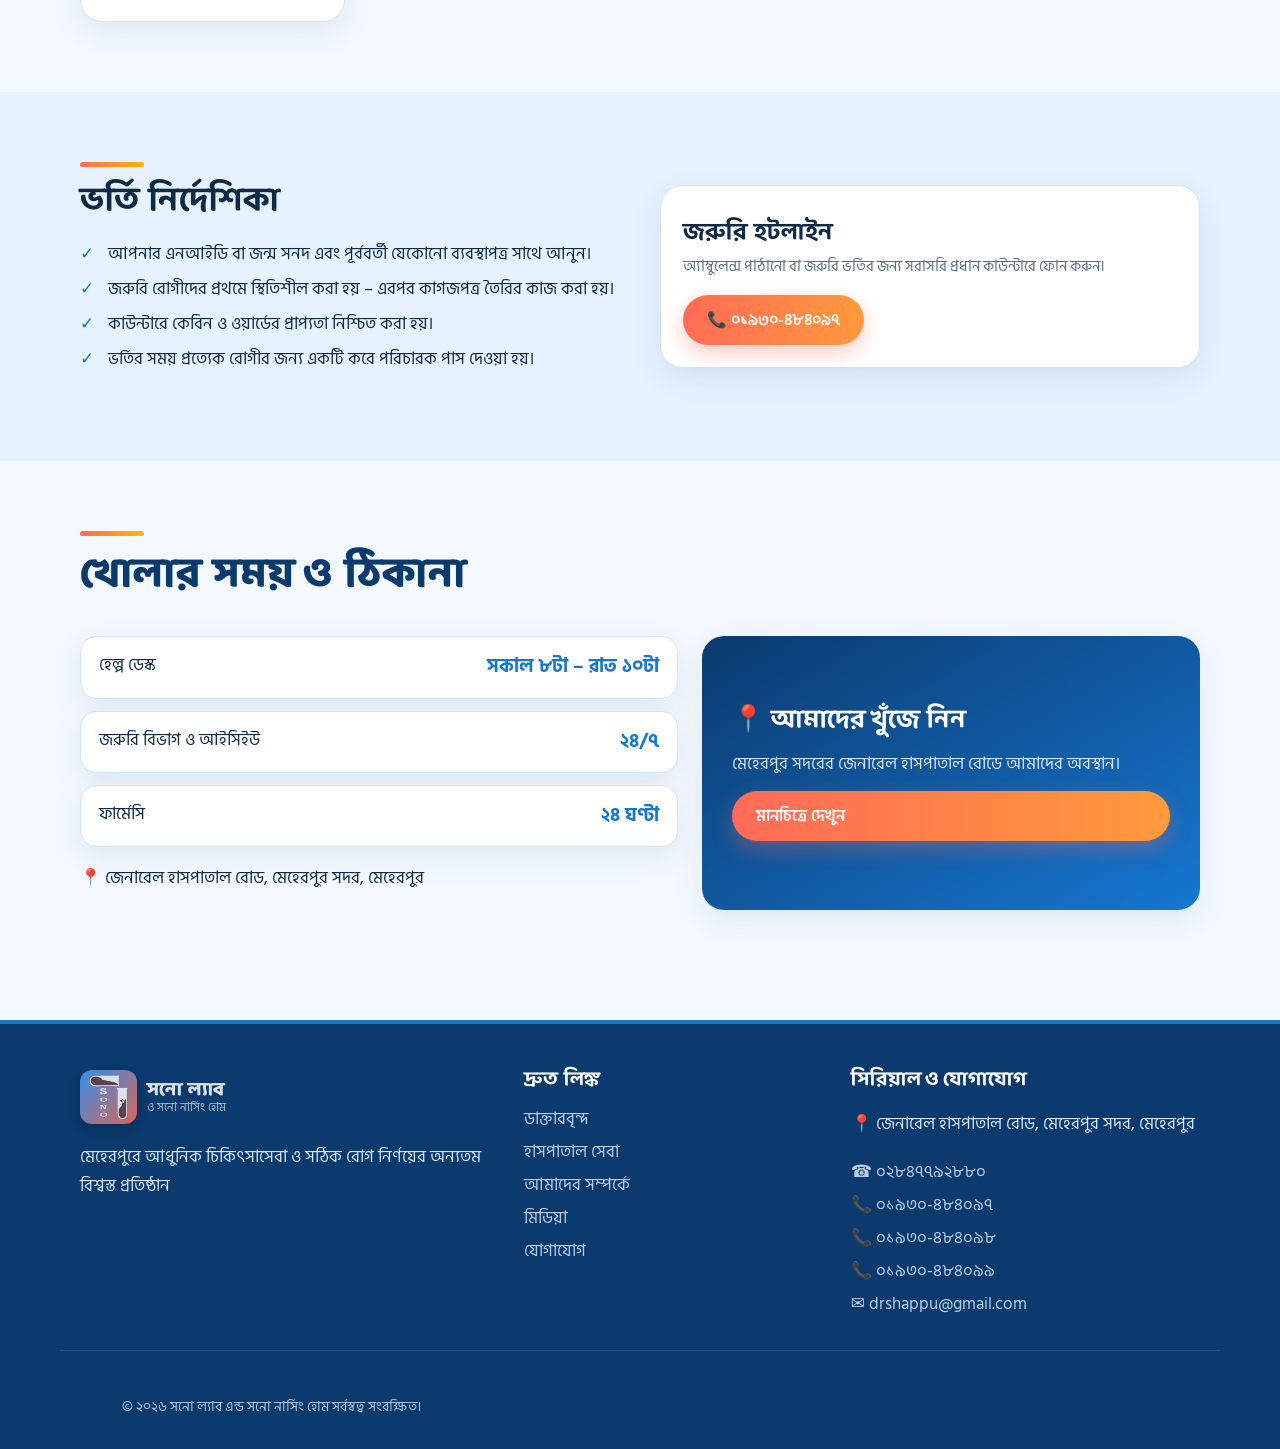
<file: services.html>
<!DOCTYPE html>
<html lang="bn">
    <head>
        <meta charset="utf-8">
        <meta
            name="viewport"
            content="width=device-width, initial-scale=1, viewport-fit=cover">
        <title>হাসপাতাল সেবা | সনো ল্যাব ও সনো নার্সিং হোম</title>
        <meta
            name="description"
            content="সনো ল্যাব ও সনো নার্সিং হোম, মেহেরপুর – আধুনিক চিকিৎসাসেবা ও সঠিক রোগ নির্ণয়।">
        <link rel="icon" href="images/logo.png">
        <link rel="preconnect" href="https://fonts.googleapis.com">
        <link
            rel="preconnect"
            href="https://fonts.gstatic.com"
            crossorigin="crossorigin">
        <link
            href="https://fonts.googleapis.com/css2?family=Baloo+Da+2:wght@600;800&family=Hind+Siliguri:wght@400;500;600&display=swap"
            rel="stylesheet">
        <link rel="stylesheet" href="css/style.css">
        <link rel="stylesheet" href="css/services.css">
    </head>
    <body>
        <div class="top">
            <div class="w">
                <span>🚨 জরুরি:
                    <b>০১৯৩০-৪৮৪০৯৭</b>
                </span><span>🕗 হেল্প ডেস্ক: সকাল ৮টা – রাত ১০টা</span><span>✉️ drshappu@gmail.com</span></div>
        </div>
        <header>
            <div class="w nav">
                <a class="logo" href="index.html">
                    <i class="lg"><img src="images/logo.png" alt="সনো ল্যাব লোগো"></i>
                    <span>সনো ল্যাব<small>ও সনো নার্সিং হোম</small></span></a>
                <nav>
                    <a href="index.html">হোম</a>
                    <a href="about.html">আমাদের সম্পর্কে</a>
                    <a href="doctors.html">ডাক্তারবৃন্দ</a>
                    <a href="services.html" class="on" aria-current="page">হাসপাতাল সেবা</a>
                    <a href="media.html">মিডিয়া</a>
                    <a href="contact.html">যোগাযোগ</a>
                </nav>
                <a class="call" href="tel:01930484097">📞 ০১৯৩০-৪৮৪০৯৭</a>
            </div>
        </header>
        <main>

            <div class="ph">
                <div class="w">
                    <h1>সার্বক্ষণিক রোগী সেবা ও জরুরি চিকিৎসা ব্যবস্থা</h1>
                    <p>সার্বক্ষণিক রোগী সেবা ও জরুরি চিকিৎসার মাধ্যমে আমরা নিশ্চিত করি দ্রুত ও
                        নির্ভরযোগ্য স্বাস্থ্যসেবা।</p>
                </div>
            </div>
            <section class="s">
                <div class="w">
                    <div class="grid" id="svc">
                        <div class="card">
                            <span class="ic">🚨</span>
                            <h3>২৪/৭ জরুরি অবস্থা</h3>
                            <p>প্রশিক্ষিত কর্মীসহ সার্বক্ষণিক জরুরি চিকিৎসা বিভাগ</p>
                        </div>
                        <div class="card">
                            <span class="ic">🫁</span>
                            <h3>ইনটেনসিভ কেয়ার (আইসিইউ)</h3>
                            <p>ভেন্টিলেটর ও ক্রিটিক্যাল-কেয়ার টিমসহ পর্যবেক্ষণাধীন শয্যা।</p>
                        </div>
                        <div class="card">
                            <span class="ic">👶</span>
                            <h3>এনআইসিইউ</h3>
                            <p>নবজাতকদের জন্য বিশেষায়িত নিবিড় পরিচর্যা কেন্দ্র।</p>
                        </div>
                        <div class="card">
                            <span class="ic">🏥</span>
                            <h3>অপারেশন থিয়েটার</h3>
                            <p>সাধারণ, ল্যাপারোস্কোপিক এবং অর্থোপেডিক সার্জারির জন্য মডিউলার অপারেশন থিয়েটার।</p>
                        </div>
                        <div class="card">
                            <span class="ic">🚑</span>
                            <h3>অ্যাম্বুলেন্স পরিষেবা</h3>
                            <p>এসি এবং নন-এসি অ্যাম্বুলেন্স রয়েছে।</p>
                        </div>
                        <div class="card">
                            <span class="ic">🩸</span>
                            <h3>রক্ত সঞ্চালন</h3>
                            <p>পরীক্ষিত রক্ত এবং নিরাপদ রক্ত সঞ্চালন সহায়তা।</p>
                        </div>
                        <div class="card">
                            <span class="ic">💪</span>
                            <h3>ফিজিওথেরাপি</h3>
                            <p>অস্ত্রোপচার-পরবর্তী এবং দীর্ঘস্থায়ী ব্যথার পুনর্বাসন।</p>
                        </div>
                        <div class="card">
                            <span class="ic">🛏️</span>
                            <h3>কেবিন ও ওয়ার্ড</h3>
                            <p>একক কেবিন, আধা-ব্যক্তিগত এবং সাধারণ ওয়ার্ড।</p>
                        </div>
                        <div class="card">
                            <span class="ic">💊</span>
                            <h3>ফার্মেসি</h3>
                            <p>নিজস্ব ফার্মেসি ২৪ ঘণ্টা খোলা থাকে।</p>
                        </div>
                    </div>
                </div>
            </section>
            <section class="s ">
                <div class="w">
                    <div class="hd">
                        <span class="bar"></span>
                        <h2>ডায়াগনস্টিক ও ল্যাবরেটরি</h2>
                        <p>সঠিক চিকিৎসার শুরু সঠিক রোগ নির্ণয়ে।</p>
                    </div>
                    <div class="grid">
                        <div class="card">
                            <span class="ic">🧪</span>
                            <h3>প্যাথলজি ল্যাবরেটরি</h3>
                            <p>পূর্ণাঙ্গ পরীক্ষা ও যাচাই করা প্রতিবেদন।</p>
                        </div>
                        <div class="card">
                            <span class="ic">🩻</span>
                            <h3>ডিজিটাল এক্স-রে</h3>
                            <p>আধুনিক ডিজিটাল ইমেজিং।</p>
                        </div>
                        <div class="card">
                            <span class="ic">📡</span>
                            <h3>কালার ডপলার ও ইকো</h3>
                            <p>হৃদ্‌যন্ত্র ও রক্তনালীর পরীক্ষা।</p>
                        </div>
                        <div class="card">
                            <span class="ic">📈</span>
                            <h3>ইসিজি</h3>
                            <p>হৃদস্পন্দনের পরীক্ষা।</p>
                        </div>
                        <div class="card">
                            <span class="ic">🧲</span>
                            <h3>এমআরআই</h3>
                            <p>নতুন এমআরআই সেবা চালু।</p>
                        </div>
                    </div>
                </div>
            </section>
            <section class="s alt">
                <div class="w two">
                    <div>
                        <span class="bar"></span>
                        <h2 style="font-size:34px;margin-bottom:12px">ভর্তি নির্দেশিকা</h2>
                        <ul class="ck">
                            <li>আপনার এনআইডি বা জন্ম সনদ এবং পূর্ববর্তী যেকোনো ব্যবস্থাপত্র সাথে আনুন।</li>
                            <li>জরুরি রোগীদের প্রথমে স্থিতিশীল করা হয় – এরপর কাগজপত্র তৈরির কাজ করা হয়।</li>
                            <li>কাউন্টারে কেবিন ও ওয়ার্ডের প্রাপ্যতা নিশ্চিত করা হয়।</li>
                            <li>ভর্তির সময় প্রত্যেক রোগীর জন্য একটি করে পরিচারক পাস দেওয়া হয়।</li>
                        </ul>
                    </div>
                    <div class="card">
                        <h3 style="font-size:24px">জরুরি হটলাইন</h3>
                        <p style="margin:6px 0 16px">অ্যাম্বুলেন্স পাঠানো বা জরুরি ভর্তির জন্য সরাসরি প্রধান কাউন্টারে ফোন করুন।</p>
                        <a class="btn c" href="tel:01930484097">📞 ০১৯৩০-৪৮৪০৯৭</a>
                    </div>
                </div>
            </section>
            <section class="s ">
                <div class="w">
                    <div class="hd">
                        <span class="bar"></span>
                        <h2>খোলার সময় ও ঠিকানা</h2>
                    </div>
                    <div class="lc">
                        <div>
                            <div class="row">
                                <span>হেল্প ডেস্ক</span>
                                <b>সকাল ৮টা – রাত ১০টা</b>
                            </div>
                            <div class="row">
                                <span>জরুরি বিভাগ ও আইসিইউ</span>
                                <b>২৪/৭</b>
                            </div>
                            <div class="row">
                                <span>ফার্মেসি</span>
                                <b>২৪ ঘণ্টা</b>
                            </div>
                            <p>📍 জেনারেল হাসপাতাল রোড, মেহেরপুর সদর, মেহেরপুর</p>
                        </div>
                        <div class="map">
                            <h3>📍 আমাদের খুঁজে নিন</h3>
                            <p style="margin:0;color:#d6e6f8">মেহেরপুর সদরের জেনারেল হাসপাতাল রোডে আমাদের অবস্থান।</p>
                            <a
                                class="btn c"
                                target="_blank"
                                rel="noopener"
                                href="https://www.google.com/maps/search/?api=1&amp;query=General+Hospital+Road+Meherpur+Sadar">মানচিত্রে দেখুন</a>
                        </div>
                    </div>
                </div>
            </section>

        </main>
        <footer>
            <div class="w">
                <div>
                    <a class="logo" href="index.html" style="margin-bottom:10px">
                        <i class="lg"><img src="images/logo.png" alt="সনো ল্যাব লোগো"></i>
                        <span>সনো ল্যাব<small>ও সনো নার্সিং হোম</small></span></a>
                    <p>মেহেরপুরে আধুনিক চিকিৎসাসেবা ও সঠিক রোগ নির্ণয়ের অন্যতম বিশ্বস্ত প্রতিষ্ঠান</p>
                </div>
                <div>
                    <h3>দ্রুত লিঙ্ক</h3>
                    <a href="doctors.html">ডাক্তারবৃন্দ</a>
                    <a href="services.html">হাসপাতাল সেবা</a>
                    <a href="about.html">আমাদের সম্পর্কে</a>
                    <a href="media.html">মিডিয়া</a>
                    <a href="contact.html">যোগাযোগ</a>
                </div>
                <div>
                    <h3>সিরিয়াল ও যোগাযোগ</h3>
                    <p>📍 জেনারেল হাসপাতাল রোড, মেহেরপুর সদর, মেহেরপুর</p>
                    <a href="tel:02847792880">☎️ ০২৮৪৭৭৯২৮৮০</a>
                    <a href="tel:01930484097">📞 ০১৯৩০-৪৮৪০৯৭</a>
                    <a href="tel:01930484098">📞 ০১৯৩০-৪৮৪০৯৮</a>
                    <a href="tel:01930484099">📞 ০১৯৩০-৪৮৪০৯৯</a>
                    <a href="mailto:drshappu@gmail.com">✉️ drshappu@gmail.com</a>
                </div>
            </div>
            <div class="w cp">© ২০২৬ সনো ল্যাব এন্ড সনো নার্সিং হোম সর্বস্বত্ব সংরক্ষিত।</div>
        </footer>
        <script src="js/script.js"></script>
    </body>
</html>
</file>
<file: css/style.css>
/* সনো ল্যাব – Shared styles: tokens, header, footer, buttons, cards, sections */
:root {
    --bg: #f4f9ff;
    --sf: #fff;
    --tx: #0f2a44;
    --mu: #5a6f85;
    --br: #d3e4f6;
    --navy: #0b3a6e;
    --teal: #1677d2;
    --teal2: #3aa0ff;
    --coral: #ff6b57;
    --gold: #ffb703;
    --mint: #e6f2ff;
    --sh: 0 10px 30px rgba(11, 58, 110, .09);
    box-sizing: border-box;
    padding-top: env(safe-area-inset-top, 0px);
    padding-bottom: env(safe-area-inset-bottom, 0px);
}

:root[data-theme="dark"] {
    --bg: #08182a;
    --sf: #0f2a44;
    --tx: #e8f1fb;
    --mu: #9db6d0;
    --br: #1d4468;
    --mint: #123556;
    --sh: 0 10px 30px rgba(0, 0, 0, .35);
}

* {
    box-sizing: border-box;
}

html {
    scroll-padding-top: env(safe-area-inset-top, 0px);
}

body {
    margin: 0;
    background: var(--bg);
    color: var(--tx);
    font-family: 'Hind Siliguri', system-ui, sans-serif;
    line-height: 1.7;
    font-size: 17px;
}

h1,
h2,
h3 {
    font-family: 'Baloo Da 2', 'Hind Siliguri', sans-serif;
    line-height: 1.25;
    margin: 0;
}

a {
    color: inherit;
    text-decoration: none;
}

.w {
    max-width: 1160px;
    margin: 0 auto;
    padding: 0 20px;
}

header {
    position: sticky;
    top: 0;
    z-index: 20;
    background: rgba(11, 58, 110, .92);
    backdrop-filter: blur(12px);
    padding-top: env(safe-area-inset-top, 0px);
    border-bottom: 3px solid var(--teal);
}

.nav {
    display: flex;
    align-items: center;
    justify-content: space-between;
    gap: 12px;
    height: 68px;
}

.logo {
    display: flex;
    align-items: center;
    gap: 10px;
    color: #fff;
    font-family: 'Baloo Da 2';
    font-weight: 800;
    font-size: 19px;
    line-height: 1.1;
}

.logo i {
    width: 38px;
    height: 38px;
    border-radius: 12px;
    background: linear-gradient(135deg, var(--teal2), var(--coral));
    display: grid;
    place-items: center;
}

.logo i.lg {
    width: auto;
    height: 54px;
    padding: 4px 8px;
    border-radius: 12px;
    box-shadow: 0 4px 12px rgba(0, 0, 0, .25);
}

.logo i.lg img {
    height: 46px;
    width: auto;
    display: block;
}

.logo small {
    display: block;
    font-family: 'Hind Siliguri';
    font-weight: 400;
    font-size: 12px;
    opacity: 0.75;
}

nav {
    display: flex;
    gap: 4px;
    overflow-x: auto;
}

nav a {
    display: inline-block;
    background: none;
    border: 0;
    color: #d6e6f8;
    font: 500 16px 'Hind Siliguri';
    padding: 8px 13px;
    border-radius: 99px;
    cursor: pointer;
    white-space: nowrap;
}

nav a:hover {
    background: rgba(255, 255, 255, .1);
}

nav a.on {
    background: linear-gradient(90deg, var(--teal), var(--teal2));
    color: #fff;
}

.call {
    background: var(--coral);
    color: #fff;
    padding: 8px 16px;
    border-radius: 99px;
    font-weight: 600;
    white-space: nowrap;
}

a:focus-visible,
button:focus-visible,
input:focus-visible,
select:focus-visible,
textarea:focus-visible {
    outline: 3px solid var(--gold);
    outline-offset: 2px;
}

.btn {
    display: inline-block;
    border: 0;
    cursor: pointer;
    font: 600 16px 'Hind Siliguri';
    padding: 12px 24px;
    border-radius: 99px;
    background: linear-gradient(90deg, var(--teal), var(--teal2));
    color: #fff;
    box-shadow: 0 8px 20px rgba(22, 119, 210, .35);
}

.btn.o {
    background: transparent;
    border: 2px solid rgba(255, 255, 255, .5);
    box-shadow: none;
}

.btn.c {
    background: linear-gradient(90deg, var(--coral), #ff9a3c);
    box-shadow: 0 8px 20px rgba(255, 107, 87, .35);
}

.ic {
    flex: none;
    width: 48px;
    height: 48px;
    border-radius: 14px;
    display: grid;
    place-items: center;
    background: var(--mint);
    font-size: 24px;
}

section.s {
    padding: 70px 0;
}

.alt {
    background: var(--mint);
}

.hd {
    margin-bottom: 34px;
    max-width: 720px;
}

.hd h2 {
    font-size: clamp(28px, 3.6vw, 42px);
    font-weight: 800;
    color: var(--navy);
}

.hd p {
    color: var(--mu);
    margin: 8px 0 0;
}

.bar {
    display: block;
    width: 64px;
    height: 5px;
    border-radius: 9px;
    background: linear-gradient(90deg, var(--coral), var(--gold));
    margin-bottom: 14px;
}

.grid {
    display: grid;
    gap: 20px;
    grid-template-columns: repeat(auto-fill, minmax(260px, 1fr));
}

.card {
    background: var(--sf);
    border: 1px solid var(--br);
    border-radius: 22px;
    padding: 22px;
    box-shadow: var(--sh);
    transition: transform 0.2s, box-shadow 0.2s;
}

.card:hover {
    transform: translateY(-4px);
}

.card h3 {
    font-size: 19px;
    margin: 10px 0 4px;
}

.card p {
    margin: 0;
    color: var(--mu);
    font-size: 15px;
}

.two {
    display: grid;
    grid-template-columns: 1fr 1fr;
    gap: 40px;
    align-items: center;
}

ul.ck {
    list-style: none;
    padding: 0;
}

ul.ck li {
    padding-left: 28px;
    position: relative;
    margin: 6px 0;
}

ul.ck li:before {
    content: "✓";
    position: absolute;
    left: 0;
    color: var(--teal);
    font-weight: 700;
}

.row {
    display: flex;
    justify-content: space-between;
    gap: 10px;
    background: var(--sf);
    border: 1px solid var(--br);
    border-radius: 16px;
    padding: 14px 18px;
    margin-bottom: 12px;
    box-shadow: var(--sh);
}

.row b {
    color: var(--teal);
    font-size: 19px;
}

footer {
    background: var(--navy);
    color: #d6e6f8;
    margin-top: 40px;
    border-top: 4px solid var(--teal);
}

footer .w {
    display: grid;
    grid-template-columns: 1.4fr 1fr 1.2fr;
    gap: 36px;
    padding-top: 44px;
    padding-bottom: 30px;
}

footer h3 {
    color: #fff;
    font-size: 20px;
    margin-bottom: 10px;
}

footer a {
    display: block;
    opacity: 0.85;
    padding: 2px 0;
}

.cp {
    border-top: 1px solid rgba(255, 255, 255, .12);
    padding: 16px 0;
    font-size: 14px;
    text-align: center;
    opacity: 0.8;
}

.ph {
    background: radial-gradient(700px 300px at 90% 0, rgba(58, 160, 255, .5), transparent 60%), var(--navy);
    color: #fff;
    padding: 54px 0;
}

.ph h1 {
    font-size: clamp(28px, 4vw, 44px);
    font-weight: 800;
}

.ph p {
    color: #d6e6f8;
    max-width: 60ch;
    margin: 10px 0 0;
}

.top {
    background: #07264a;
    color: #d6e6f8;
    font-size: 14px;
}

.top .w {
    display: flex;
    justify-content: space-between;
    gap: 6px 18px;
    flex-wrap: wrap;
    padding-top: 6px;
    padding-bottom: 6px;
}

.top b {
    color: var(--gold);
}

.stats {
    display: grid;
    grid-template-columns: repeat(4, 1fr);
    gap: 16px;
    text-align: center;
}

.stats div {
    background: linear-gradient(135deg, var(--teal), var(--teal2));
    color: #fff;
    border-radius: 22px;
    padding: 22px 10px;
    box-shadow: var(--sh);
}

.stats b {
    display: block;
    font: 800 42px/1.2 'Baloo Da 2';
}

.stats span {
    font-size: 15px;
}

.n {
    width: 44px;
    height: 44px;
    border-radius: 50%;
    background: linear-gradient(135deg, var(--coral), var(--gold));
    color: #fff;
    font: 800 20px 'Baloo Da 2';
    display: grid;
    place-items: center;
}

details {
    background: var(--sf);
    border: 1px solid var(--br);
    border-radius: 16px;
    padding: 14px 18px;
    margin-bottom: 12px;
    max-width: 820px;
}

summary {
    cursor: pointer;
    font-weight: 600;
    font-size: 18px;
}

details[open] {
    border-color: var(--teal);
}

details p {
    margin: 8px 0 0;
    color: var(--mu);
}

.lc {
    display: grid;
    grid-template-columns: 1.2fr 1fr;
    gap: 24px;
}

.map {
    background: linear-gradient(150deg, var(--navy), var(--teal));
    color: #fff;
    border-radius: 22px;
    padding: 30px;
    display: flex;
    flex-direction: column;
    justify-content: center;
    gap: 12px;
    box-shadow: var(--sh);
}

.map h3 {
    font-size: 26px;
}

[hidden] {
    display: none !important;
}

@media(prefers-color-scheme:dark) {
    :root:not([data-theme="light"]) {
        --bg: #08182a;
        --sf: #0f2a44;
        --tx: #e8f1fb;
        --mu: #9db6d0;
        --br: #1d4468;
        --mint: #123556;
        --sh: 0 10px 30px rgba(0, 0, 0, .35);
    }

    :root:not([data-theme="light"]) .hd h2 {
        color: #fff;
    }
}

@media(max-width:860px) {

    .two,
    footer .w {
        grid-template-columns: 1fr;
    }

    .nav {
        height: auto;
        flex-wrap: wrap;
        padding: 10px 0;
    }

    nav {
        order: 3;
        width: 100%;
    }

    .stats {
        grid-template-columns: 1fr 1fr;
    }

    .lc {
        grid-template-columns: 1fr;
    }

    .top span:nth-child(3) {
        display: none;
    }
}
</file>
<file: css/home.css>
/* সনো ল্যাব – Home page */
.hero {
    background: radial-gradient(900px 500px at 85% 10%,rgba(58,160,255,.55),transparent 60%),radial-gradient(600px 400px at 0 100%,rgba(255,107,87,.28),transparent 60%),var(--navy);
    color: #fff;
    position: relative;
    overflow: hidden;
}
.hero .w {
    display: grid;
    grid-template-columns: 1.1fr 0.9fr;
    gap: 40px;
    align-items: center;
    padding-top: 64px;
    padding-bottom: 110px;
}
.pill {
    display: inline-flex;
    gap: 8px;
    align-items: center;
    background: rgba(255,255,255,.12);
    border: 1px solid rgba(255,255,255,.2);
    padding: 4px 14px;
    border-radius: 99px;
    font-size: 14px;
    margin-bottom: 16px;
}
.pill b {
    width: 8px;
    height: 8px;
    border-radius: 50%;
    background: var(--gold);
}
.hero h1 {
    font-size: clamp(34px,5vw,58px);
    font-weight: 800;
}
.hero h1 span {
    background: linear-gradient(90deg,var(--gold),var(--coral));
    -webkit-background-clip: text;
    background-clip: text;
    color: transparent;
}
.hero p {
    color: #d6e6f8;
    max-width: 52ch;
    margin: 18px 0 26px;
}
.visual {
    position: relative;
    aspect-ratio: 1/1.05;
    border-radius: 32px;
    background: linear-gradient(160deg,var(--teal2),var(--teal) 50%,#0e5aa7);
    box-shadow: 0 30px 60px rgba(0,0,0,.4);
    display: grid;
    place-items: center;
    overflow: hidden;
}
.visual svg.ecg {
    position: absolute;
    left: 0;
    right: 0;
    top: 50%;
    width: 100%;
    transform: translateY(-50%);
}
.ecg path {
    stroke: #fff;
    stroke-width: 3;
    fill: none;
    stroke-dasharray: 900;
    stroke-dashoffset: 900;
    animation: beat 3.2s linear infinite;
}
@keyframes beat {
    to {
        stroke-dashoffset: -900;
    }
}
.tag {
    position: absolute;
    background: var(--sf);
    color: var(--tx);
    border-radius: 16px;
    padding: 10px 16px;
    box-shadow: var(--sh);
    font-weight: 600;
    font-size: 15px;
    line-height: 1.3;
}
.tag em {
    display: block;
    font-style: normal;
    font-family: 'Baloo Da 2';
    font-size: 24px;
    color: var(--coral);
}
.wave {
    position: absolute;
    bottom: -1px;
    left: 0;
    width: 100%;
    height: 60px;
    fill: var(--bg);
}
.quick {
    margin-top: -60px;
    position: relative;
    display: grid;
    grid-template-columns: repeat(3,1fr);
    gap: 18px;
}
.q {
    background: var(--sf);
    border-radius: 20px;
    padding: 20px;
    box-shadow: var(--sh);
    display: flex;
    gap: 14px;
    align-items: flex-start;
    border-top: 4px solid var(--c);
}
.q h3 {
    font-size: 19px;
}
.q p {
    margin: 0;
    color: var(--mu);
    font-size: 15px;
}
.dept {
    display: flex;
    align-items: center;
    gap: 14px;
    font-weight: 600;
    font-size: 18px;
    padding: 18px 20px;
}
.dept i {
    width: 44px;
    height: 44px;
    border-radius: 50%;
    display: grid;
    place-items: center;
    font-style: normal;
    font-size: 22px;
    background: linear-gradient(135deg,var(--c1),var(--c2));
}
.cta {
    background: linear-gradient(120deg,var(--navy),var(--teal));
    color: #fff;
    border-radius: 28px;
    padding: 36px;
    display: flex;
    justify-content: space-between;
    align-items: center;
    gap: 20px;
    flex-wrap: wrap;
    position: relative;
    overflow: hidden;
}
.cta:after {
    content: "";
    position: absolute;
    right: -60px;
    top: -60px;
    width: 220px;
    height: 220px;
    border-radius: 50%;
    background: var(--coral);
    opacity: 0.3;
}
.cta h2 {
    font-size: 30px;
}
.cta p {
    margin: 4px 0 0;
    color: #d6e6f8;
}
.cta .btn {
    position: relative;
    z-index: 1;
}
@media(prefers-reduced-motion:reduce) {
    .ecg path {
        animation: none;
        stroke-dashoffset: 0;
    }
}
@media(max-width:860px) {
    .hero .w {
        grid-template-columns: 1fr;
    }
    .quick {
        grid-template-columns: 1fr;
    }
    .visual {
        max-height: 340px;
        aspect-ratio: auto;
        min-height: 300px;
    }
}
</file>
<file: css/doctors.css>
/* সনো ল্যাব – Doctors page */
.doc {
    text-align: center;
    padding: 0 0 20px;
    overflow: hidden;
}
.av {
    height: 130px;
    background: linear-gradient(135deg,var(--c1),var(--c2));
    display: grid;
    place-items: center;
    margin-bottom: 44px;
    position: relative;
}
.av b {
    position: absolute;
    bottom: -38px;
    width: 84px;
    height: 84px;
    border-radius: 50%;
    background: var(--sf);
    border: 4px solid var(--sf);
    display: grid;
    place-items: center;
    font: 800 32px 'Baloo Da 2';
    color: var(--teal);
    box-shadow: var(--sh);
}
.doc .k {
    display: inline-block;
    background: var(--mint);
    color: var(--teal);
    font-size: 13px;
    font-weight: 600;
    padding: 1px 12px;
    border-radius: 99px;
    margin-top: 6px;
}
.doc h3 {
    padding: 0 14px;
}
.doc p {
    padding: 0 16px;
    min-height: 50px;
}
.doc .btn {
    margin-top: 12px;
    padding: 8px 20px;
    font-size: 15px;
}
.tools {
    display: flex;
    gap: 12px;
    flex-wrap: wrap;
    background: var(--sf);
    padding: 14px;
    border-radius: 99px;
    box-shadow: var(--sh);
    margin-bottom: 28px;
}
.tools input,
.tools select {
    font: 16px 'Hind Siliguri';
    color: var(--tx);
    background: var(--bg);
    border: 1px solid var(--br);
    border-radius: 99px;
    padding: 10px 18px;
}
.tools input {
    flex: 1;
    min-width: 200px;
}
@media(max-width:860px) {
    .tools {
        border-radius: 24px;
    }
}
</file>
<file: css/services.css>
/* সনো ল্যাব – Hospital services page */
#svc .card {
    border-top: 4px solid var(--teal);
}
#svc .card:hover {
    border-top-color: var(--coral);
}
</file>
<file: css/media.css>
/* সনো ল্যাব – Media page */
#news2 .card {
    border-left: 4px solid var(--coral);
}
.nt {
    color: var(--teal);
    font-size: 14px;
    font-weight: 600;
}
</file>
<file: css/contact.css>
/* সনো ল্যাব – Contact page */
.f input,
.f select,
.f textarea {
    font: 16px 'Hind Siliguri';
    color: var(--tx);
    background: var(--bg);
    border: 1px solid var(--br);
    border-radius: 99px;
    padding: 10px 18px;
}
.f {
    display: grid;
    gap: 12px;
}
.f label {
    font-weight: 600;
    font-size: 15px;
}
.f input,
.f select,
.f textarea {
    width: 100%;
    border-radius: 16px;
}
.ok {
    background: var(--mint);
    color: var(--teal);
    padding: 12px 16px;
    border-radius: 14px;
    font-weight: 600;
    display: none;
}
</file>
<file: css/about.css>
/* সনো ল্যাব – About page */
.bld{border-radius:28px;min-height:360px;background:linear-gradient(160deg,var(--navy),var(--teal));display:grid;place-items:center;font-size:110px;box-shadow:var(--sh)}
.founder{display:grid;grid-template-columns:300px 1fr;gap:36px;align-items:start}
.fp{background:linear-gradient(160deg,var(--teal2),var(--coral));border-radius:28px;aspect-ratio:3/4;display:grid;place-items:center;font:800 90px 'Baloo Da 2';color:#fff}
.quote{background:linear-gradient(120deg,var(--navy),#1a6fc4);color:#fff;text-align:center;padding:60px 0}
.quote p{font:600 clamp(20px,2.6vw,28px)/1.6 'Baloo Da 2';max-width:900px;margin:0 auto}
.quote small{color:var(--gold);font-size:16px}
@media(max-width:860px){.founder{grid-template-columns:1fr}
.fp{max-width:260px}}
</file>
